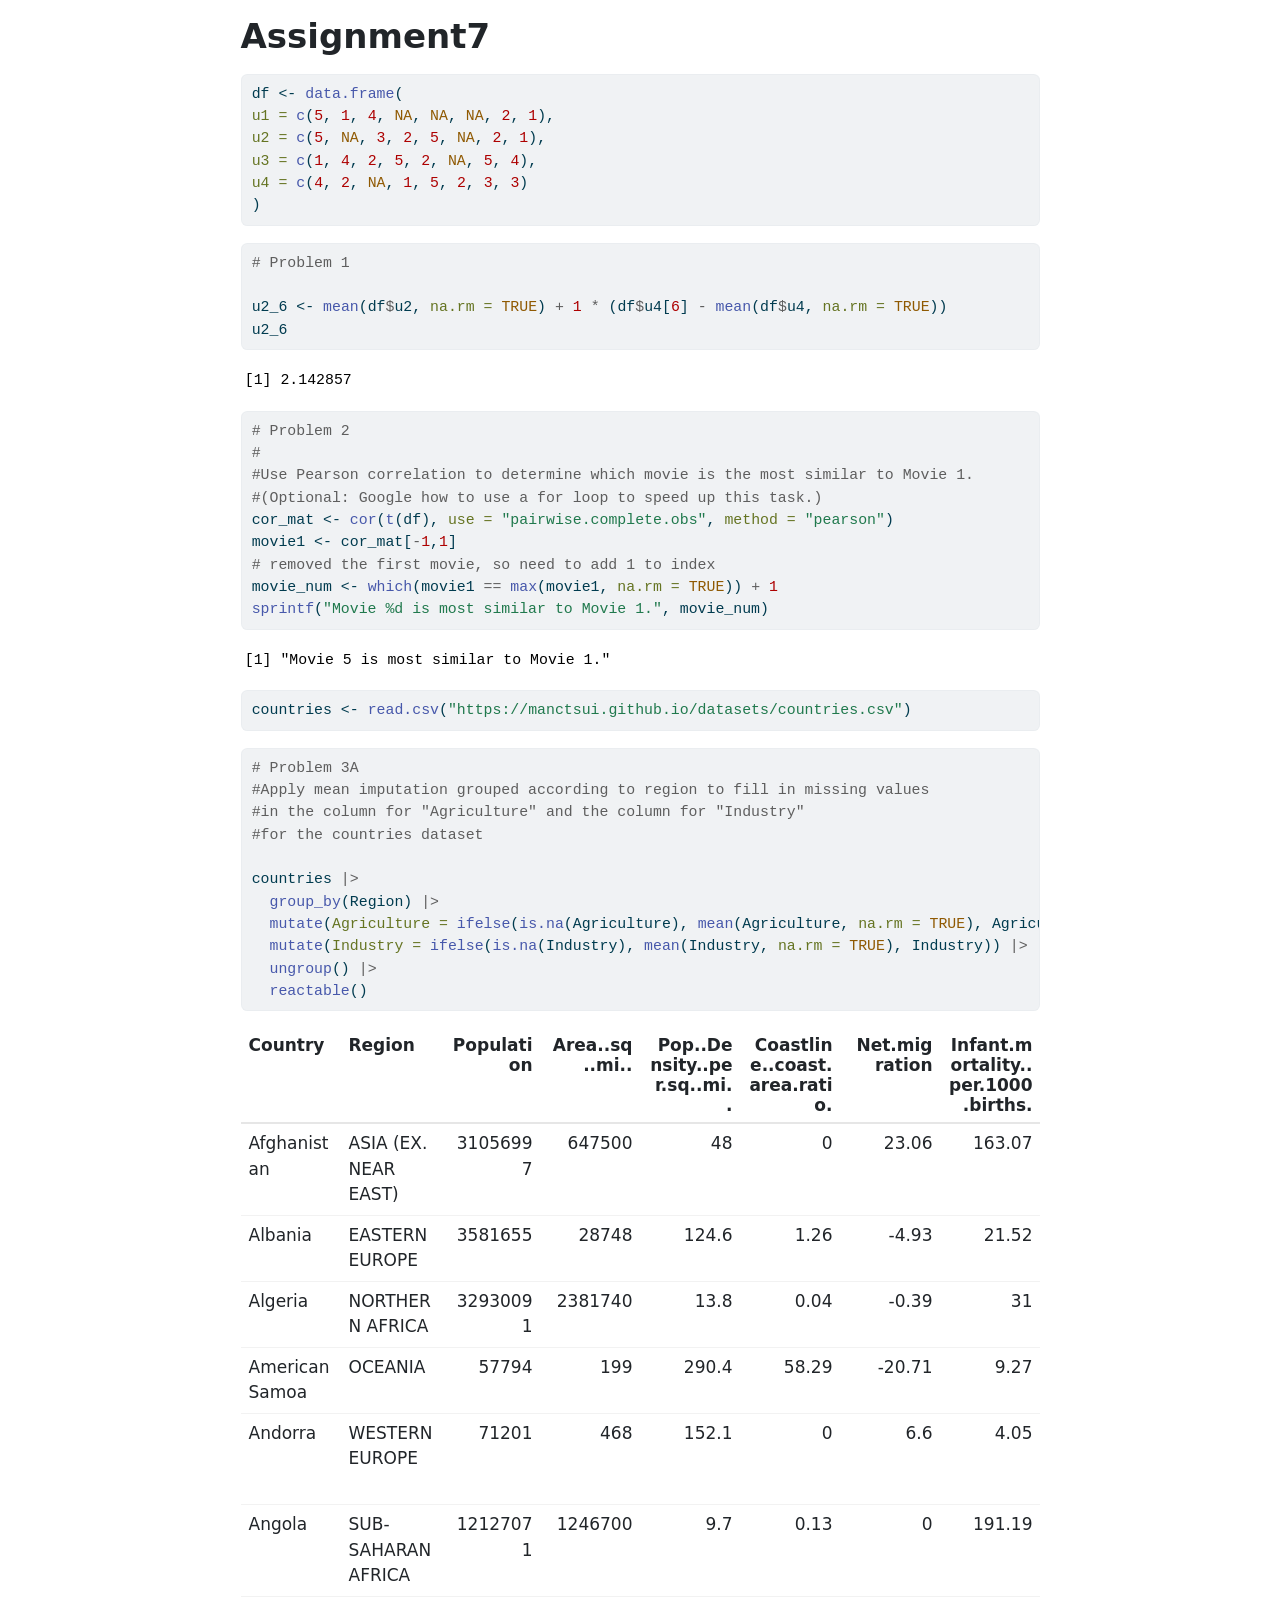
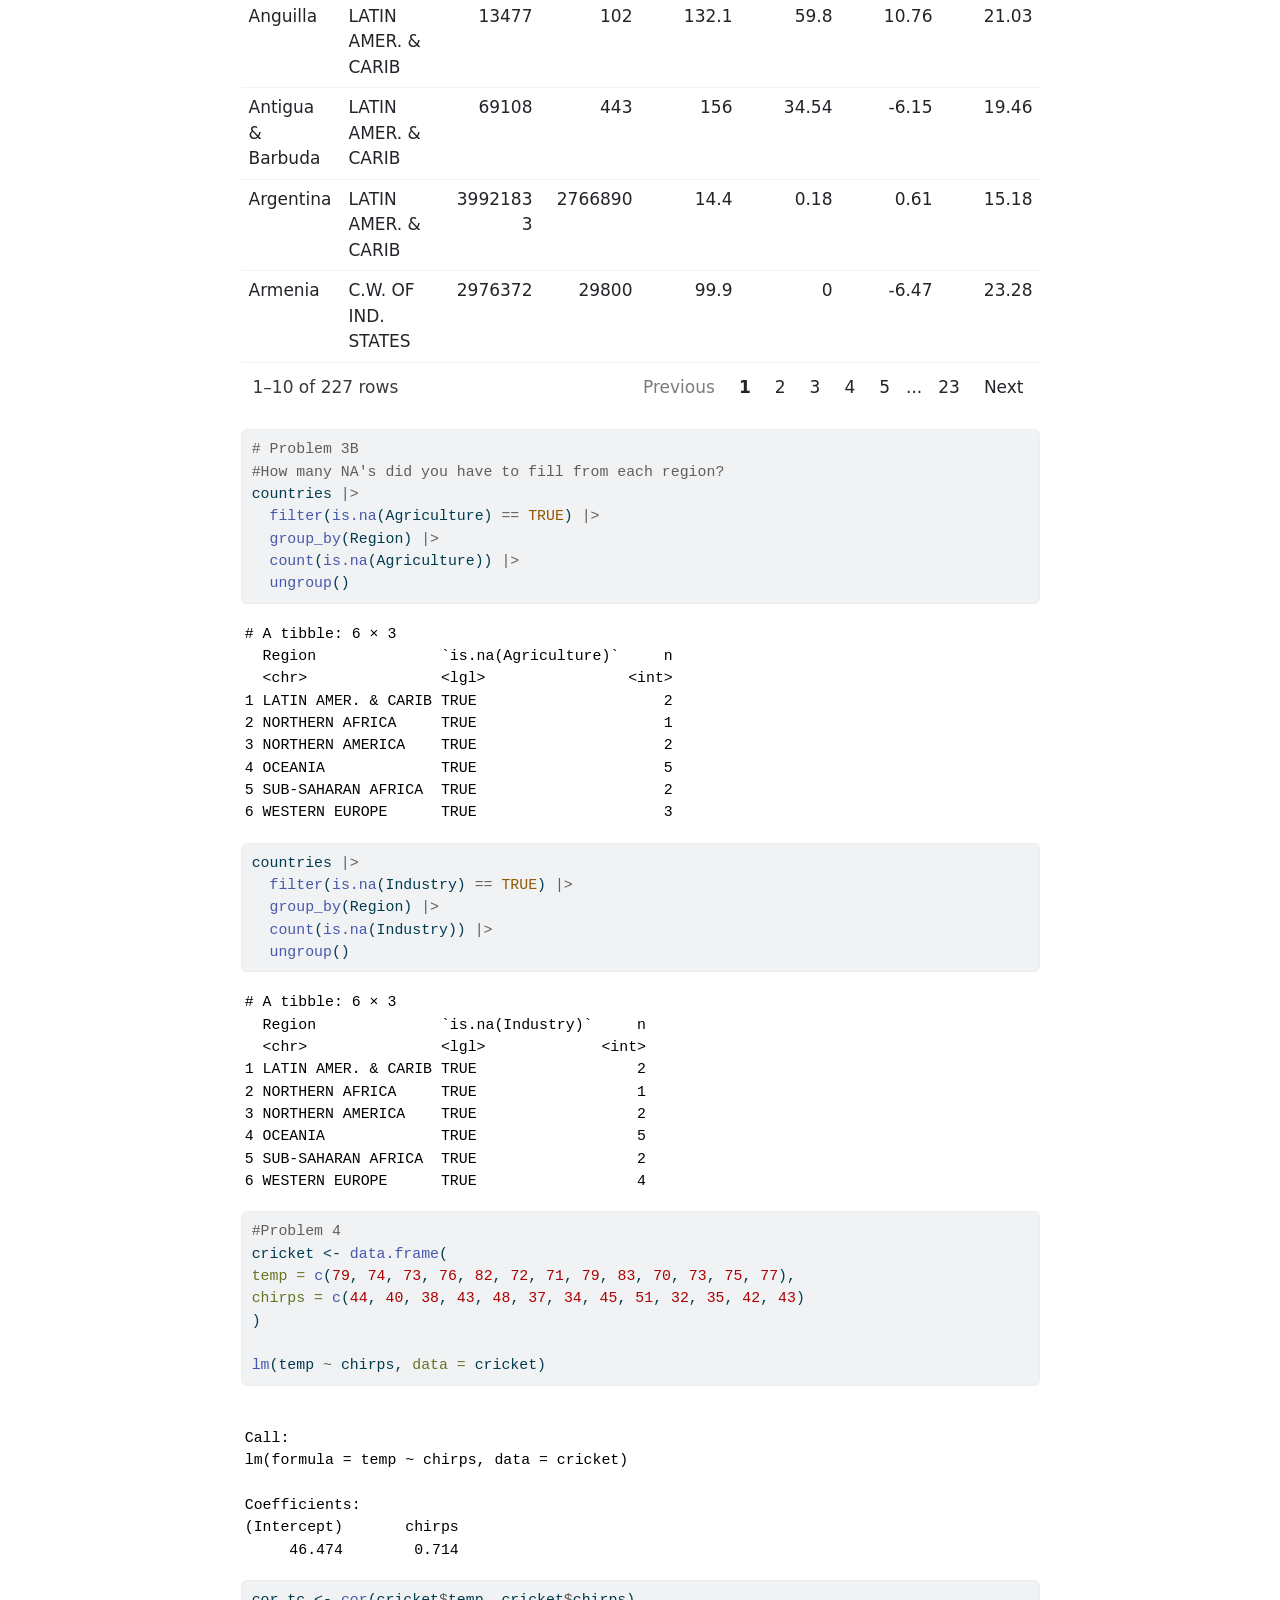
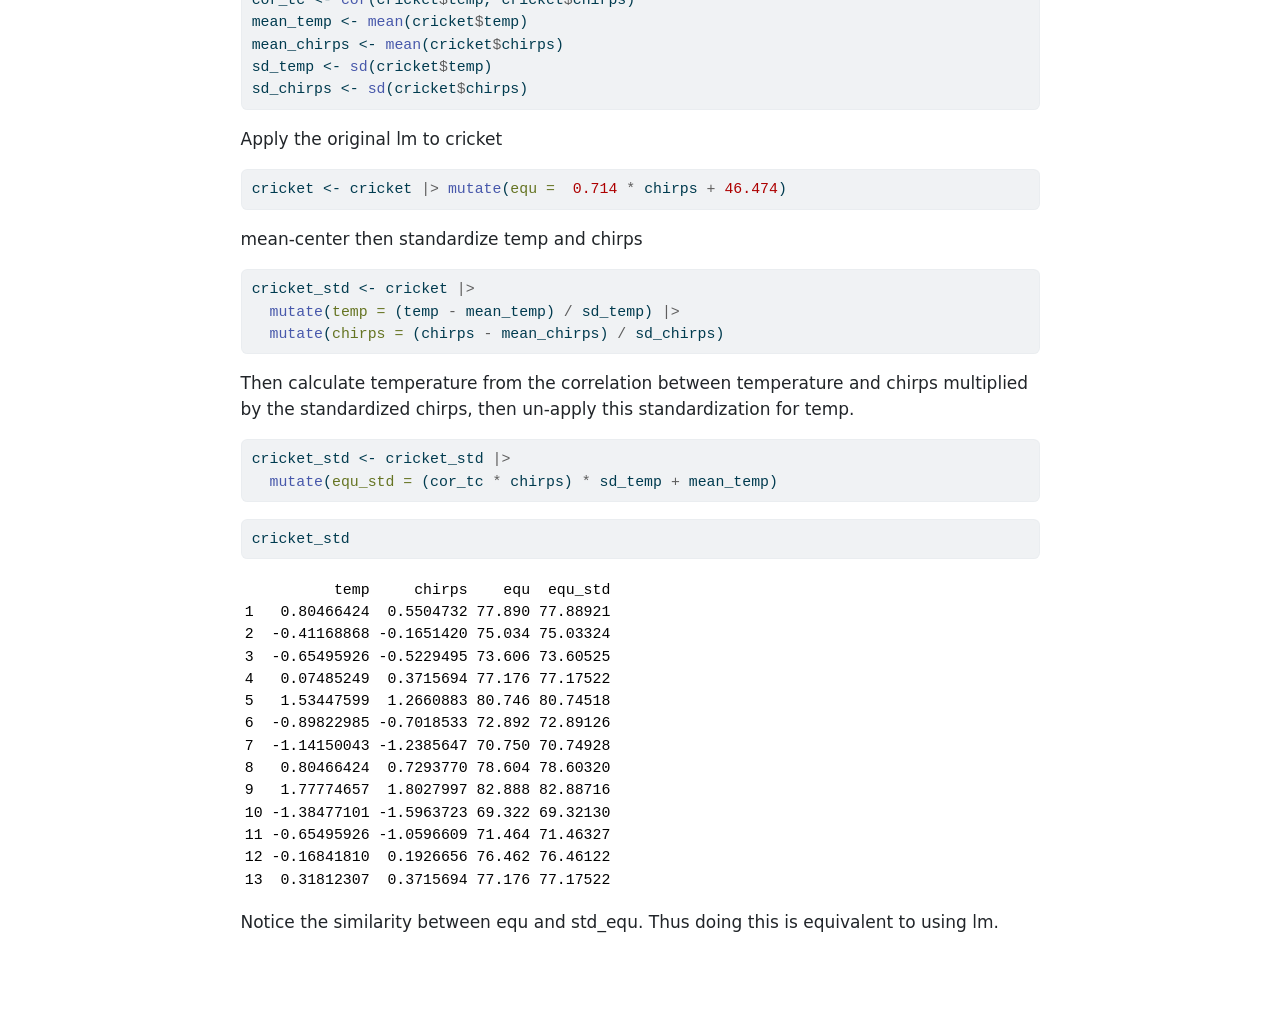
<file: Assignment7/index.html>
<!DOCTYPE html>
<html xmlns="http://www.w3.org/1999/xhtml" lang="en" xml:lang="en"><head>

<meta charset="utf-8">
<meta name="generator" content="quarto-1.10.18">

<meta name="viewport" content="width=device-width, initial-scale=1.0, user-scalable=yes">


<title>Assignment7</title>
<style>
/* Default styles provided by pandoc.
** See https://pandoc.org/MANUAL.html#variables-for-html for config info.
*/
span.smallcaps{font-variant: small-caps;}
div.columns{display: flex; gap: 1.5em;}
div.column{flex: auto;}
@media screen {
div.columns{gap: min(4vw, 1.5em);}
div.column{overflow-x: auto;}
}
div.hanging-indent{margin-left: 1.5em; text-indent: -1.5em;}
ul.task-list{list-style: none;}
ul.task-list li input[type="checkbox"] {
  width: 0.8em;
  margin: 0 0.8em 0.2em -1em; /* quarto-specific, see https://github.com/quarto-dev/quarto-cli/issues/4556 */ 
  vertical-align: middle;
}
/* CSS for syntax highlighting */
html { -webkit-text-size-adjust: 100%; }
pre > code.sourceCode { white-space: pre; position: relative; }
pre > code.sourceCode > span { display: inline-block; line-height: 1.25; }
pre > code.sourceCode > span:empty { height: 1.2em; }
.sourceCode { overflow: visible; }
code.sourceCode > span { color: inherit; text-decoration: inherit; }
div.sourceCode { margin: 1em 0; }
pre.sourceCode { margin: 0; }
@media screen {
div.sourceCode { overflow: auto; }
}
@media print {
pre > code.sourceCode { white-space: pre-wrap; }
pre > code.sourceCode > span { text-indent: -5em; padding-left: 5em; }
}
pre.numberSource code
  { counter-reset: source-line 0; }
pre.numberSource code > span
  { position: relative; left: -4em; counter-increment: source-line; }
pre.numberSource code > span > a:first-child::before
  { content: counter(source-line);
    position: relative; left: -1em; text-align: right; vertical-align: baseline;
    border: none; display: inline-block;
    -webkit-touch-callout: none; -webkit-user-select: none;
    -khtml-user-select: none; -moz-user-select: none;
    -ms-user-select: none; user-select: none;
    padding: 0 4px; width: 4em;
  }
pre.numberSource { margin-left: 3em;  padding-left: 4px; }
div.sourceCode
  {   }
@media screen {
pre > code.sourceCode > span > a:first-child::before { text-decoration: underline; }
}
</style>


<script src="Assignment7_files/libs/clipboard/clipboard.min.js"></script>
<script src="Assignment7_files/libs/quarto-html/quarto.js" type="module"></script>
<script src="Assignment7_files/libs/quarto-html/tabsets/tabsets.js" type="module"></script>
<script src="Assignment7_files/libs/quarto-html/popper.min.js"></script>
<script src="Assignment7_files/libs/quarto-html/tippy.umd.min.js"></script>
<script src="Assignment7_files/libs/quarto-html/anchor.min.js"></script>
<link href="Assignment7_files/libs/quarto-html/tippy.css" rel="stylesheet">
<link href="Assignment7_files/libs/quarto-html/quarto-syntax-highlighting-64a204ab8560d761af7679ceaba22944.css" rel="stylesheet" id="quarto-text-highlighting-styles">
<script src="Assignment7_files/libs/bootstrap/bootstrap.min.js"></script>
<link href="Assignment7_files/libs/bootstrap/bootstrap-icons.css" rel="stylesheet">
<link href="Assignment7_files/libs/bootstrap/bootstrap-3119349bcbbd53950ca25997e4a5abed.min.css" rel="stylesheet" append-hash="true" id="quarto-bootstrap" data-mode="light">
<script src="Assignment7_files/libs/core-js-2.5.3/shim.min.js"></script>
<script src="Assignment7_files/libs/react-18.2.0/react.min.js"></script>
<script src="Assignment7_files/libs/react-18.2.0/react-dom.min.js"></script>
<script src="Assignment7_files/libs/reactwidget-2.0.0/react-tools.js"></script>
<link href="Assignment7_files/libs/htmltools-fill-0.5.9/fill.css" rel="stylesheet">
<script src="Assignment7_files/libs/htmlwidgets-1.6.4/htmlwidgets.js"></script>
<link href="Assignment7_files/libs/reactable-0.4.5/reactable.css" rel="stylesheet">
<script src="Assignment7_files/libs/reactable-binding-0.4.5/reactable.js"></script>


</head>

<body class="fullcontent quarto-light">

<div id="quarto-content" class="page-columns page-rows-contents page-layout-article">

<main class="content" id="quarto-document-content">

<header id="title-block-header" class="quarto-title-block default">
<div class="quarto-title">
<h1 class="title">Assignment7</h1>
</div>



<div class="quarto-title-meta">

    
  
    
  </div>
  


</header>


<div class="cell">
<div class="code-copy-outer-scaffold"><div class="sourceCode cell-code" id="cb1"><pre class="sourceCode r code-with-copy"><code class="sourceCode r"><span id="cb1-1"><a href="#cb1-1" aria-hidden="true" tabindex="-1"></a>df <span class="ot">&lt;-</span> <span class="fu">data.frame</span>(</span>
<span id="cb1-2"><a href="#cb1-2" aria-hidden="true" tabindex="-1"></a><span class="at">u1 =</span> <span class="fu">c</span>(<span class="dv">5</span>, <span class="dv">1</span>, <span class="dv">4</span>, <span class="cn">NA</span>, <span class="cn">NA</span>, <span class="cn">NA</span>, <span class="dv">2</span>, <span class="dv">1</span>),</span>
<span id="cb1-3"><a href="#cb1-3" aria-hidden="true" tabindex="-1"></a><span class="at">u2 =</span> <span class="fu">c</span>(<span class="dv">5</span>, <span class="cn">NA</span>, <span class="dv">3</span>, <span class="dv">2</span>, <span class="dv">5</span>, <span class="cn">NA</span>, <span class="dv">2</span>, <span class="dv">1</span>),</span>
<span id="cb1-4"><a href="#cb1-4" aria-hidden="true" tabindex="-1"></a><span class="at">u3 =</span> <span class="fu">c</span>(<span class="dv">1</span>, <span class="dv">4</span>, <span class="dv">2</span>, <span class="dv">5</span>, <span class="dv">2</span>, <span class="cn">NA</span>, <span class="dv">5</span>, <span class="dv">4</span>),</span>
<span id="cb1-5"><a href="#cb1-5" aria-hidden="true" tabindex="-1"></a><span class="at">u4 =</span> <span class="fu">c</span>(<span class="dv">4</span>, <span class="dv">2</span>, <span class="cn">NA</span>, <span class="dv">1</span>, <span class="dv">5</span>, <span class="dv">2</span>, <span class="dv">3</span>, <span class="dv">3</span>)</span>
<span id="cb1-6"><a href="#cb1-6" aria-hidden="true" tabindex="-1"></a>)</span></code></pre></div><button title="Copy to Clipboard" class="code-copy-button"><i class="bi"></i></button></div>
</div>
<div class="cell">
<div class="code-copy-outer-scaffold"><div class="sourceCode cell-code" id="cb2"><pre class="sourceCode r code-with-copy"><code class="sourceCode r"><span id="cb2-1"><a href="#cb2-1" aria-hidden="true" tabindex="-1"></a><span class="co"># Problem 1</span></span>
<span id="cb2-2"><a href="#cb2-2" aria-hidden="true" tabindex="-1"></a></span>
<span id="cb2-3"><a href="#cb2-3" aria-hidden="true" tabindex="-1"></a>u2_6 <span class="ot">&lt;-</span> <span class="fu">mean</span>(df<span class="sc">$</span>u2, <span class="at">na.rm =</span> <span class="cn">TRUE</span>) <span class="sc">+</span> <span class="dv">1</span> <span class="sc">*</span> (df<span class="sc">$</span>u4[<span class="dv">6</span>] <span class="sc">-</span> <span class="fu">mean</span>(df<span class="sc">$</span>u4, <span class="at">na.rm =</span> <span class="cn">TRUE</span>))</span>
<span id="cb2-4"><a href="#cb2-4" aria-hidden="true" tabindex="-1"></a>u2_6</span></code></pre></div><button title="Copy to Clipboard" class="code-copy-button"><i class="bi"></i></button></div>
<div class="cell-output cell-output-stdout">
<pre><code>[1] 2.142857</code></pre>
</div>
</div>
<div class="cell">
<div class="code-copy-outer-scaffold"><div class="sourceCode cell-code" id="cb4"><pre class="sourceCode r code-with-copy"><code class="sourceCode r"><span id="cb4-1"><a href="#cb4-1" aria-hidden="true" tabindex="-1"></a><span class="co"># Problem 2</span></span>
<span id="cb4-2"><a href="#cb4-2" aria-hidden="true" tabindex="-1"></a><span class="co">#</span></span>
<span id="cb4-3"><a href="#cb4-3" aria-hidden="true" tabindex="-1"></a><span class="co">#Use Pearson correlation to determine which movie is the most similar to Movie 1.</span></span>
<span id="cb4-4"><a href="#cb4-4" aria-hidden="true" tabindex="-1"></a><span class="co">#(Optional: Google how to use a for loop to speed up this task.)</span></span>
<span id="cb4-5"><a href="#cb4-5" aria-hidden="true" tabindex="-1"></a>cor_mat <span class="ot">&lt;-</span> <span class="fu">cor</span>(<span class="fu">t</span>(df), <span class="at">use =</span> <span class="st">"pairwise.complete.obs"</span>, <span class="at">method =</span> <span class="st">"pearson"</span>)</span>
<span id="cb4-6"><a href="#cb4-6" aria-hidden="true" tabindex="-1"></a>movie1 <span class="ot">&lt;-</span> cor_mat[<span class="sc">-</span><span class="dv">1</span>,<span class="dv">1</span>]</span>
<span id="cb4-7"><a href="#cb4-7" aria-hidden="true" tabindex="-1"></a><span class="co"># removed the first movie, so need to add 1 to index</span></span>
<span id="cb4-8"><a href="#cb4-8" aria-hidden="true" tabindex="-1"></a>movie_num <span class="ot">&lt;-</span> <span class="fu">which</span>(movie1 <span class="sc">==</span> <span class="fu">max</span>(movie1, <span class="at">na.rm =</span> <span class="cn">TRUE</span>)) <span class="sc">+</span> <span class="dv">1</span></span>
<span id="cb4-9"><a href="#cb4-9" aria-hidden="true" tabindex="-1"></a><span class="fu">sprintf</span>(<span class="st">"Movie %d is most similar to Movie 1."</span>, movie_num)</span></code></pre></div><button title="Copy to Clipboard" class="code-copy-button"><i class="bi"></i></button></div>
<div class="cell-output cell-output-stdout">
<pre><code>[1] "Movie 5 is most similar to Movie 1."</code></pre>
</div>
</div>
<div class="cell">
<div class="code-copy-outer-scaffold"><div class="sourceCode cell-code" id="cb6"><pre class="sourceCode r code-with-copy"><code class="sourceCode r"><span id="cb6-1"><a href="#cb6-1" aria-hidden="true" tabindex="-1"></a>countries <span class="ot">&lt;-</span> <span class="fu">read.csv</span>(<span class="st">"https://manctsui.github.io/datasets/countries.csv"</span>)</span></code></pre></div><button title="Copy to Clipboard" class="code-copy-button"><i class="bi"></i></button></div>
</div>
<div class="cell">
<div class="code-copy-outer-scaffold"><div class="sourceCode cell-code" id="cb7"><pre class="sourceCode r code-with-copy"><code class="sourceCode r"><span id="cb7-1"><a href="#cb7-1" aria-hidden="true" tabindex="-1"></a><span class="co"># Problem 3A</span></span>
<span id="cb7-2"><a href="#cb7-2" aria-hidden="true" tabindex="-1"></a><span class="co">#Apply mean imputation grouped according to region to fill in missing values</span></span>
<span id="cb7-3"><a href="#cb7-3" aria-hidden="true" tabindex="-1"></a><span class="co">#in the column for "Agriculture" and the column for "Industry"</span></span>
<span id="cb7-4"><a href="#cb7-4" aria-hidden="true" tabindex="-1"></a><span class="co">#for the countries dataset</span></span>
<span id="cb7-5"><a href="#cb7-5" aria-hidden="true" tabindex="-1"></a></span>
<span id="cb7-6"><a href="#cb7-6" aria-hidden="true" tabindex="-1"></a>countries <span class="sc">|&gt;</span></span>
<span id="cb7-7"><a href="#cb7-7" aria-hidden="true" tabindex="-1"></a>  <span class="fu">group_by</span>(Region) <span class="sc">|&gt;</span> </span>
<span id="cb7-8"><a href="#cb7-8" aria-hidden="true" tabindex="-1"></a>  <span class="fu">mutate</span>(<span class="at">Agriculture =</span> <span class="fu">ifelse</span>(<span class="fu">is.na</span>(Agriculture), <span class="fu">mean</span>(Agriculture, <span class="at">na.rm =</span> <span class="cn">TRUE</span>), Agriculture)) <span class="sc">|&gt;</span></span>
<span id="cb7-9"><a href="#cb7-9" aria-hidden="true" tabindex="-1"></a>  <span class="fu">mutate</span>(<span class="at">Industry =</span> <span class="fu">ifelse</span>(<span class="fu">is.na</span>(Industry), <span class="fu">mean</span>(Industry, <span class="at">na.rm =</span> <span class="cn">TRUE</span>), Industry)) <span class="sc">|&gt;</span></span>
<span id="cb7-10"><a href="#cb7-10" aria-hidden="true" tabindex="-1"></a>  <span class="fu">ungroup</span>() <span class="sc">|&gt;</span></span>
<span id="cb7-11"><a href="#cb7-11" aria-hidden="true" tabindex="-1"></a>  <span class="fu">reactable</span>()</span></code></pre></div><button title="Copy to Clipboard" class="code-copy-button"><i class="bi"></i></button></div>
<div class="cell-output-display">
<div class="reactable html-widget html-fill-item" id="htmlwidget-2a0205141a806bfeaa24" style="width:auto;height:auto;"></div>
<script type="application/json" data-for="htmlwidget-2a0205141a806bfeaa24">{"x":{"tag":{"name":"Reactable","attribs":{"data":{"Country":["Afghanistan","Albania","Algeria","American Samoa","Andorra","Angola","Anguilla","Antigua & Barbuda","Argentina","Armenia","Aruba","Australia","Austria","Azerbaijan","Bahamas, The ","Bahrain","Bangladesh","Barbados","Belarus","Belgium","Belize","Benin","Bermuda","Bhutan","Bolivia","Bosnia & Herzegovina","Botswana","Brazil","British Virgin Is.","Brunei","Bulgaria","Burkina Faso","Burma","Burundi","Cambodia","Cameroon","Canada","Cape Verde","Cayman Islands","Central African Rep.","Chad","Chile","China","Colombia","Comoros","Congo, Dem. Rep. ","Congo, Repub. of the ","Cook Islands","Costa Rica","Cote d'Ivoire","Croatia","Cuba","Cyprus","Czech Republic","Denmark","Djibouti","Dominica","Dominican Republic","East Timor","Ecuador","Egypt","El Salvador","Equatorial Guinea","Eritrea","Estonia","Ethiopia","Faroe Islands","Fiji","Finland","France","French Guiana","French Polynesia","Gabon","Gambia, The ","Gaza Strip","Georgia","Germany","Ghana","Gibraltar","Greece","Greenland","Grenada","Guadeloupe","Guam","Guatemala","Guernsey","Guinea","Guinea-Bissau","Guyana","Haiti","Honduras","Hong Kong","Hungary","Iceland","India","Indonesia","Iran","Iraq","Ireland","Isle of Man","Israel","Italy","Jamaica","Japan","Jersey","Jordan","Kazakhstan","Kenya","Kiribati","Korea, North ","Korea, South ","Kuwait","Kyrgyzstan","Laos","Latvia","Lebanon","Lesotho","Liberia","Libya","Liechtenstein","Lithuania","Luxembourg","Macau","Macedonia","Madagascar","Malawi","Malaysia","Maldives","Mali","Malta","Marshall Islands","Martinique","Mauritania","Mauritius","Mayotte","Mexico","Micronesia, Fed. St. ","Moldova","Monaco","Mongolia","Montserrat","Morocco","Mozambique","Namibia","Nauru","Nepal","Netherlands","Netherlands Antilles","New Caledonia","New Zealand","Nicaragua","Niger","Nigeria","N. Mariana Islands","Norway","Oman","Pakistan","Palau","Panama","Papua New Guinea","Paraguay","Peru","Philippines","Poland","Portugal","Puerto Rico","Qatar","Reunion","Romania","Russia","Rwanda","Saint Helena","Saint Kitts & Nevis","Saint Lucia","St Pierre & Miquelon","Saint Vincent and the Grenadines","Samoa","San Marino","Sao Tome & Principe","Saudi Arabia","Senegal","Serbia","Seychelles","Sierra Leone","Singapore","Slovakia","Slovenia","Solomon Islands","Somalia","South Africa","Spain","Sri Lanka","Sudan","Suriname","Swaziland","Sweden","Switzerland","Syria","Taiwan","Tajikistan","Tanzania","Thailand","Togo","Tonga","Trinidad & Tobago","Tunisia","Turkey","Turkmenistan","Turks & Caicos Is","Tuvalu","Uganda","Ukraine","United Arab Emirates","United Kingdom","United States","Uruguay","Uzbekistan","Vanuatu","Venezuela","Vietnam","Virgin Islands","Wallis and Futuna","West Bank","Western Sahara","Yemen","Zambia","Zimbabwe"],"Region":["ASIA (EX. NEAR EAST)","EASTERN EUROPE","NORTHERN AFRICA","OCEANIA","WESTERN EUROPE","SUB-SAHARAN AFRICA","LATIN AMER. & CARIB","LATIN AMER. & CARIB","LATIN AMER. & CARIB","C.W. OF IND. STATES","LATIN AMER. & CARIB","OCEANIA","WESTERN EUROPE","C.W. OF IND. STATES","LATIN AMER. & CARIB","NEAR EAST","ASIA (EX. NEAR EAST)","LATIN AMER. & CARIB","C.W. OF IND. STATES","WESTERN EUROPE","LATIN AMER. & CARIB","SUB-SAHARAN AFRICA","NORTHERN AMERICA","ASIA (EX. NEAR EAST)","LATIN AMER. & CARIB","EASTERN EUROPE","SUB-SAHARAN AFRICA","LATIN AMER. & CARIB","LATIN AMER. & CARIB","ASIA (EX. NEAR EAST)","EASTERN EUROPE","SUB-SAHARAN AFRICA","ASIA (EX. NEAR EAST)","SUB-SAHARAN AFRICA","ASIA (EX. NEAR EAST)","SUB-SAHARAN AFRICA","NORTHERN AMERICA","SUB-SAHARAN AFRICA","LATIN AMER. & CARIB","SUB-SAHARAN AFRICA","SUB-SAHARAN AFRICA","LATIN AMER. & CARIB","ASIA (EX. NEAR EAST)","LATIN AMER. & CARIB","SUB-SAHARAN AFRICA","SUB-SAHARAN AFRICA","SUB-SAHARAN AFRICA","OCEANIA","LATIN AMER. & CARIB","SUB-SAHARAN AFRICA","EASTERN EUROPE","LATIN AMER. & CARIB","NEAR EAST","EASTERN EUROPE","WESTERN EUROPE","SUB-SAHARAN AFRICA","LATIN AMER. & CARIB","LATIN AMER. & CARIB","ASIA (EX. NEAR EAST)","LATIN AMER. & CARIB","NORTHERN AFRICA","LATIN AMER. & CARIB","SUB-SAHARAN AFRICA","SUB-SAHARAN AFRICA","BALTICS","SUB-SAHARAN AFRICA","WESTERN EUROPE","OCEANIA","WESTERN EUROPE","WESTERN EUROPE","LATIN AMER. & CARIB","OCEANIA","SUB-SAHARAN AFRICA","SUB-SAHARAN AFRICA","NEAR EAST","C.W. OF IND. STATES","WESTERN EUROPE","SUB-SAHARAN AFRICA","WESTERN EUROPE","WESTERN EUROPE","NORTHERN AMERICA","LATIN AMER. & CARIB","LATIN AMER. & CARIB","OCEANIA","LATIN AMER. & CARIB","WESTERN EUROPE","SUB-SAHARAN AFRICA","SUB-SAHARAN AFRICA","LATIN AMER. & CARIB","LATIN AMER. & CARIB","LATIN AMER. & CARIB","ASIA (EX. NEAR EAST)","EASTERN EUROPE","WESTERN EUROPE","ASIA (EX. NEAR EAST)","ASIA (EX. NEAR EAST)","ASIA (EX. NEAR EAST)","NEAR EAST","WESTERN EUROPE","WESTERN EUROPE","NEAR EAST","WESTERN EUROPE","LATIN AMER. & CARIB","ASIA (EX. NEAR EAST)","WESTERN EUROPE","NEAR EAST","C.W. OF IND. STATES","SUB-SAHARAN AFRICA","OCEANIA","ASIA (EX. NEAR EAST)","ASIA (EX. NEAR EAST)","NEAR EAST","C.W. OF IND. STATES","ASIA (EX. NEAR EAST)","BALTICS","NEAR EAST","SUB-SAHARAN AFRICA","SUB-SAHARAN AFRICA","NORTHERN AFRICA","WESTERN EUROPE","BALTICS","WESTERN EUROPE","ASIA (EX. NEAR EAST)","EASTERN EUROPE","SUB-SAHARAN AFRICA","SUB-SAHARAN AFRICA","ASIA (EX. NEAR EAST)","ASIA (EX. NEAR EAST)","SUB-SAHARAN AFRICA","WESTERN EUROPE","OCEANIA","LATIN AMER. & CARIB","SUB-SAHARAN AFRICA","SUB-SAHARAN AFRICA","SUB-SAHARAN AFRICA","LATIN AMER. & CARIB","OCEANIA","C.W. OF IND. STATES","WESTERN EUROPE","ASIA (EX. NEAR EAST)","LATIN AMER. & CARIB","NORTHERN AFRICA","SUB-SAHARAN AFRICA","SUB-SAHARAN AFRICA","OCEANIA","ASIA (EX. NEAR EAST)","WESTERN EUROPE","LATIN AMER. & CARIB","OCEANIA","OCEANIA","LATIN AMER. & CARIB","SUB-SAHARAN AFRICA","SUB-SAHARAN AFRICA","OCEANIA","WESTERN EUROPE","NEAR EAST","ASIA (EX. NEAR EAST)","OCEANIA","LATIN AMER. & CARIB","OCEANIA","LATIN AMER. & CARIB","LATIN AMER. & CARIB","ASIA (EX. NEAR EAST)","EASTERN EUROPE","WESTERN EUROPE","LATIN AMER. & CARIB","NEAR EAST","SUB-SAHARAN AFRICA","EASTERN EUROPE","C.W. OF IND. STATES","SUB-SAHARAN AFRICA","SUB-SAHARAN AFRICA","LATIN AMER. & CARIB","LATIN AMER. & CARIB","NORTHERN AMERICA","LATIN AMER. & CARIB","OCEANIA","WESTERN EUROPE","SUB-SAHARAN AFRICA","NEAR EAST","SUB-SAHARAN AFRICA","EASTERN EUROPE","SUB-SAHARAN AFRICA","SUB-SAHARAN AFRICA","ASIA (EX. NEAR EAST)","EASTERN EUROPE","EASTERN EUROPE","OCEANIA","SUB-SAHARAN AFRICA","SUB-SAHARAN AFRICA","WESTERN EUROPE","ASIA (EX. NEAR EAST)","SUB-SAHARAN AFRICA","LATIN AMER. & CARIB","SUB-SAHARAN AFRICA","WESTERN EUROPE","WESTERN EUROPE","NEAR EAST","ASIA (EX. NEAR EAST)","C.W. OF IND. STATES","SUB-SAHARAN AFRICA","ASIA (EX. NEAR EAST)","SUB-SAHARAN AFRICA","OCEANIA","LATIN AMER. & CARIB","NORTHERN AFRICA","NEAR EAST","C.W. OF IND. STATES","LATIN AMER. & CARIB","OCEANIA","SUB-SAHARAN AFRICA","C.W. OF IND. STATES","NEAR EAST","WESTERN EUROPE","NORTHERN AMERICA","LATIN AMER. & CARIB","C.W. OF IND. STATES","OCEANIA","LATIN AMER. & CARIB","ASIA (EX. NEAR EAST)","LATIN AMER. & CARIB","OCEANIA","NEAR EAST","NORTHERN AFRICA","NEAR EAST","SUB-SAHARAN AFRICA","SUB-SAHARAN AFRICA"],"Population":[31056997,3581655,32930091,57794,71201,12127071,13477,69108,39921833,2976372,71891,20264082,8192880,7961619,303770,698585,147365352,279912,10293011,10379067,287730,7862944,65773,2279723,8989046,4498976,1639833,188078227,23098,379444,7385367,13902972,47382633,8090068,13881427,17340702,33098932,420979,45436,4303356,9944201,16134219,1313973713,43593035,690948,62660551,3702314,21388,4075261,17654843,4494749,11382820,784301,10235455,5450661,486530,68910,9183984,1062777,13547510,78887007,6822378,540109,4786994,1324333,74777981,47246,905949,5231372,60876136,199509,274578,1424906,1641564,1428757,4661473,82422299,22409572,27928,10688058,56361,89703,452776,171019,12293545,65409,9690222,1442029,767245,8308504,7326496,6940432,9981334,299388,1095351995,245452739,68688433,26783383,4062235,75441,6352117,58133509,2758124,127463611,91084,5906760,15233244,34707817,105432,23113019,48846823,2418393,5213898,6368481,2274735,3874050,2022331,3042004,5900754,33987,3585906,474413,453125,2050554,18595469,13013926,24385858,359008,11716829,400214,60422,436131,3177388,1240827,201234,107449525,108004,4466706,32543,2832224,9439,33241259,19686505,2044147,13287,28287147,16491461,221736,219246,4076140,5570129,12525094,131859731,82459,4610820,3102229,165803560,20579,3191319,5670544,6506464,28302603,89468677,38536869,10605870,3927188,885359,787584,22303552,142893540,8648248,7502,39129,168458,7026,117848,176908,29251,193413,27019731,11987121,9396411,81541,6005250,4492150,5439448,2010347,552438,8863338,44187637,40397842,20222240,41236378,439117,1136334,9016596,7523934,18881361,23036087,7320815,37445392,64631595,5548702,114689,1065842,10175014,70413958,5042920,21152,11810,28195754,46710816,2602713,60609153,298444215,3431932,27307134,208869,25730435,84402966,108605,16025,2460492,273008,21456188,11502010,12236805],"Area..sq..mi..":[647500,28748,2381740,199,468,1246700,102,443,2766890,29800,193,7686850,83870,86600,13940,665,144000,431,207600,30528,22966,112620,53,47000,1098580,51129,600370,8511965,153,5770,110910,274200,678500,27830,181040,475440,9984670,4033,262,622984,1284000,756950,9596960,1138910,2170,2345410,342000,240,51100,322460,56542,110860,9250,78866,43094,23000,754,48730,15007,283560,1001450,21040,28051,121320,45226,1127127,1399,18270,338145,547030,91000,4167,267667,11300,360,69700,357021,239460,7,131940,2166086,344,1780,541,108890,78,245857,36120,214970,27750,112090,1092,93030,103000,3287590,1919440,1648000,437072,70280,572,20770,301230,10991,377835,116,92300,2717300,582650,811,120540,98480,17820,198500,236800,64589,10400,30355,111370,1759540,160,65200,2586,28,25333,587040,118480,329750,300,1240000,316,11854,1100,1030700,2040,374,1972550,702,33843,2,1564116,102,446550,801590,825418,21,147181,41526,960,19060,268680,129494,1267000,923768,477,323802,212460,803940,458,78200,462840,406750,1285220,300000,312685,92391,13790,11437,2517,237500,17075200,26338,413,261,616,242,389,2944,61,1001,1960582,196190,88361,455,71740,693,48845,20273,28450,637657,1219912,504782,65610,2505810,163270,17363,449964,41290,185180,35980,143100,945087,514000,56785,748,5128,163610,780580,488100,430,26,236040,603700,82880,244820,9631420,176220,447400,12200,912050,329560,1910,274,5860,266000,527970,752614,390580],"Pop..Density..per.sq..mi..":[48,124.6,13.8,290.4,152.1,9.7,132.1,156,14.4,99.9,372.5,2.6,97.7,91.9,21.8,1050.5,1023.4,649.5,49.6,340,12.5,69.8,1241,48.5,8.2,88,2.7,22.1,151,65.8,66.6,50.7,69.8,290.7,76.7,36.5,3.3,104.4,173.4,6.9,7.7,21.3,136.9,38.3,318.4,26.7,10.8,89.1,79.8,54.8,79.5,102.7,84.8,129.8,126.5,21.2,91.4,188.5,70.8,47.8,78.8,324.3,19.3,39.5,29.3,66.3,33.8,49.6,15.5,111.3,2.2,65.9,5.3,145.3,3968.8,66.9,230.9,93.6,3989.7,81,0,260.8,254.4,316.1,112.9,838.6,39.4,39.9,3.6,299.4,65.4,6355.7,107.3,2.9,333.2,127.9,41.7,61.3,57.8,131.9,305.8,193,250.9,337.4,785.2,64,5.6,59.6,130,191.8,496,135.7,26.3,26.9,35.2,372.5,66.6,27.3,3.4,212.4,55,183.5,16183,80.9,31.7,109.8,74,1196.7,9.5,1266.5,5.1,396.5,3.1,608.3,538.1,54.5,153.9,132,16271.5,1.8,92.5,74.4,24.6,2.5,632.7,192.2,397.1,231,11.5,15.2,43,9.9,142.7,172.9,14.2,14.6,206.2,44.9,40.8,12.3,16,22,298.2,123.3,114.8,284.8,77.4,312.9,93.9,8.4,328.4,18.2,149.9,273.5,29,303,60.1,479.5,193.2,13.8,61.1,106.3,179.2,83.7,6482.2,111.4,99.2,19.4,13.9,36.2,80,308.2,16.5,2.7,65.5,20,182.2,102,640.3,51.2,39.6,125.7,97.7,153.3,207.9,62.2,90.2,10.3,49.2,454.2,119.5,77.4,31.4,247.6,31,19.5,61,17.1,28.2,256.1,56.9,58.5,419.9,1,40.6,15.3,31.3],"Coastline..coast.area.ratio.":[0,1.26,0.04,58.29,0,0.13,59.8,34.54,0.18,0,35.49,0.34,0,0,25.41,24.21,0.4,22.51,0,0.22,1.68,0.11,194.34,0,0,0.04,0,0.09,52.29,2.79,0.32,0,0.28,0,0.24,0.08,2.02,23.93,61.07,0,0,0.85,0.15,0.28,15.67,0,0.05,50,2.52,0.16,10.32,3.37,7.01,0,16.97,1.37,19.63,2.64,4.7,0.79,0.24,1.46,1.06,1.84,8.39,0,79.84,6.18,0.37,0.63,0.42,60.6,0.33,0.71,11.11,0.44,0.67,0.23,171.43,10.37,2.04,35.17,17.19,23.2,0.37,64.1,0.13,0.97,0.21,6.38,0.73,67.12,0,4.83,0.21,2.85,0.15,0.01,2.06,27.97,1.31,2.52,9.3,7.87,60.34,0.03,0,0.09,140.94,2.07,2.45,2.8,0,0,0.82,2.16,0,0.52,0.1,0,0.14,0,146.43,0,0.82,0,1.42,214.67,0,62.28,3.12,31.82,0.07,8.68,49.52,0.47,870.66,0,205,0,39.22,0.41,0.31,0.19,142.86,0,1.09,37.92,11.83,5.63,0.7,0,0.09,310.69,7.77,0.98,0.13,331.66,3.18,1.11,0,0.19,12.1,0.16,1.94,3.63,4.92,8.22,0.09,0.22,0,14.53,51.72,25.65,49.59,21.59,13.69,0,20.88,0.13,0.27,0,107.91,0.56,27.85,0,0.23,18.67,0.47,0.23,0.98,2.04,0.03,0.24,0,0.72,0,0.1,4.35,0,0.15,0.63,0.1,56.02,7.06,0.7,0.92,0,90.47,92.31,0,0.46,1.59,5.08,0.21,0.37,0,20.72,0.31,1.05,9.84,47.08,0,0.42,0.36,0,0],"Net.migration":[23.06,-4.93,-0.39,-20.71,6.6,0,10.76,-6.15,0.61,-6.47,0,3.98,2,-4.9,-2.2,1.05,-0.71,-0.31,2.54,1.23,0,0,2.49,0,-1.32,0.31,0,-0.03,10.01,3.59,-4.58,0,-1.8,-0.06,0,0,5.96,-12.07,18.75,0,-0.11,0,-0.4,-0.31,0,0,-0.17,"NA",0.51,-0.07,1.58,-1.58,0.43,0.97,2.48,0,-13.87,-3.22,0,-8.58,-0.22,-3.74,0,0,-3.16,0,1.41,-3.14,0.95,0.66,6.27,2.94,0,1.57,1.6,-4.7,2.18,-0.64,0,2.35,-8.37,-13.92,-0.15,0,-1.67,3.84,-3.06,-1.57,-2.07,-3.4,-1.99,5.24,0.86,2.38,-0.07,0,-0.84,0,4.99,5.36,0.68,2.07,-4.92,0,2.76,6.59,-3.35,-0.1,0,0,0,14.18,-2.45,0,-2.23,0,-0.74,0,0,4.85,-0.71,8.97,4.86,-1.45,0,0,0,0,-0.33,2.07,-6.04,-0.05,0,-0.9,6.78,-4.87,-20.99,-0.26,7.75,0,0,-0.98,0,0,0,0,2.91,-0.41,0,4.05,-1.22,-0.67,0.26,9.61,1.74,0.28,-2.77,2.85,-0.91,0,-0.08,-1.05,-1.5,-0.49,3.57,-1.46,16.29,0,-0.13,1.02,0,0,-7.11,-2.67,-4.86,-7.64,-11.7,10.98,-2.72,-2.71,0.2,-1.33,-5.69,0,11.53,0.3,1.12,0,5.37,-0.29,0.99,-1.31,-0.02,-8.81,0,1.67,4.05,0,0,-2.86,-2.06,0,0,0,-10.83,-0.57,0,-0.86,11.68,0,0,-0.39,1.03,2.19,3.41,-0.32,-1.72,0,-0.04,-0.45,-8.94,"NA",2.98,"NA",0,0,0],"Infant.mortality..per.1000.births.":[163.07,21.52,31,9.27,4.05,191.19,21.03,19.46,15.18,23.28,5.89,4.69,4.66,81.74,25.21,17.27,62.6,12.5,13.37,4.68,25.69,85,8.53,100.44,53.11,21.05,54.58,29.61,18.05,12.61,20.55,97.57,67.24,69.29,71.48,68.26,4.75,47.77,8.19,91,93.82,8.8,24.18,20.97,74.93,94.69,93.86,"NA",9.95,90.83,6.84,6.33,7.18,3.93,4.56,104.13,14.15,32.38,47.41,23.66,32.59,25.1,85.13,74.87,7.87,95.32,6.24,12.62,3.57,4.26,12.07,8.44,53.64,72.02,22.93,18.59,4.16,51.43,5.13,5.53,15.82,14.62,8.6,6.94,35.93,4.71,90.37,107.17,33.26,73.45,29.32,2.97,8.57,3.31,56.29,35.6,41.58,50.25,5.39,5.93,7.03,5.94,12.36,3.26,5.24,17.35,29.21,61.47,48.52,24.04,7.05,9.95,35.64,85.22,9.55,24.52,84.23,128.87,24.6,4.7,6.89,4.81,4.39,10.09,76.83,103.32,17.7,56.52,116.79,3.89,29.45,7.09,70.89,15.03,62.4,20.91,30.21,40.42,5.43,53.79,7.35,41.62,130.79,48.98,9.95,66.98,5.04,10.03,7.72,5.85,29.11,121.69,98.8,7.11,3.7,19.51,72.44,14.84,20.47,51.45,25.63,31.94,23.51,8.51,5.05,8.24,18.61,7.78,26.43,15.39,91.23,19,14.49,13.53,7.54,14.78,27.71,5.73,43.11,13.24,55.51,12.89,15.53,143.64,2.29,7.41,4.45,21.29,116.7,61.81,4.42,14.35,62.5,23.57,69.27,2.77,4.39,29.53,6.4,110.76,98.54,20.48,66.61,12.62,24.31,24.77,41.04,73.08,15.67,20.03,67.83,20.34,14.51,5.16,6.5,11.95,71.1,55.16,22.2,25.95,8.03,"NA",19.62,"NA",61.5,88.29,67.69],"GDP....per.capita.":[700,4500,6000,8000,19000,1900,8600,11000,11200,3500,28000,29000,30000,3400,16700,16900,1900,15700,6100,29100,4900,1100,36000,1300,2400,6100,9000,7600,16000,18600,7600,1100,1800,600,1900,1800,29800,1400,35000,1100,1200,9900,5000,6300,700,700,700,5000,9100,1400,10600,2900,19200,15700,31100,1300,5400,6000,500,3300,4000,4800,2700,700,12300,700,22000,5800,27400,27600,8300,17500,5500,1700,600,2500,27600,2200,17500,20000,20000,5000,8000,21000,4100,20000,2100,800,4000,1600,2600,28800,13900,30900,2900,3200,7000,1500,29600,21000,19800,26700,3900,28200,24800,4300,6300,1000,800,1300,17800,19000,1600,1700,10200,4800,3000,1000,6400,25000,11400,55100,19400,6700,800,600,9000,3900,900,17700,1600,14400,1800,11400,2600,9000,2000,1800,27000,1800,3400,4000,1200,7200,5000,1400,28600,11400,15000,21600,2300,800,900,12500,37800,13100,2100,9000,6300,2200,4700,5100,4600,11100,18000,16800,21500,5800,7000,8900,1300,2500,8800,5400,6900,2900,5600,34600,1200,11800,1600,2200,7800,500,23700,13300,19000,1700,500,10700,22000,3700,1900,4000,4900,26800,32700,3300,23400,1000,600,7400,1500,2200,9500,6900,6700,5800,9600,1100,1400,5400,23200,27700,37800,12800,1700,2900,4800,2500,17200,3700,800,"NA",800,800,1900],"Literacy....":[36,86.5,70,97,100,42,95,89,97.1,98.6,97,100,98,97,95.6,89.1,43.1,97.4,99.6,98,94.1,40.9,98,42.2,87.2,"NA",79.8,86.4,97.8,93.9,98.6,26.6,85.3,51.6,69.4,79,97,76.6,98,51,47.5,96.2,90.9,92.5,56.5,65.5,83.8,95,96,50.9,98.5,97,97.6,99.9,100,67.9,94,84.7,58.6,92.5,57.7,80.2,85.7,58.6,99.8,42.7,"NA",93.7,100,99,83,98,63.2,40.1,"NA",99,99,74.8,"NA",97.5,"NA",98,90,99,70.6,"NA",35.9,42.4,98.8,52.9,76.2,93.5,99.4,99.9,59.5,87.9,79.4,40.4,98,"NA",95.4,98.6,87.9,99,"NA",91.3,98.4,85.1,"NA",99,97.9,83.5,97,66.4,99.8,87.4,84.8,57.5,82.6,100,99.6,100,94.5,"NA",68.9,62.7,88.7,97.2,46.4,92.8,93.7,97.7,41.7,85.6,"NA",92.2,89,99.1,99,97.8,97,51.7,47.8,84,"NA",45.2,99,96.7,91,99,67.5,17.6,68,97,100,75.8,45.7,92,92.6,64.6,94,90.9,92.6,99.8,93.3,94.1,82.5,88.9,98.4,99.6,70.4,97,97,67,99,96,99.7,96,79.3,78.8,40.2,93,58,31.4,92.5,"NA",99.7,"NA",37.8,86.4,97.9,92.3,61.1,93,81.6,99,99,76.9,96.1,99.4,78.2,92.6,60.9,98.5,98.6,74.2,86.5,98,98,"NA",69.9,99.7,77.9,99,97,98,99.3,53,93.4,90.3,"NA",50,"NA","NA",50.2,80.6,90.7],"Phones..per.1000.":[3.2,71.2,78.1,259.5,497.2,7.8,460,549.9,220.4,195.7,516.1,565.5,452.2,137.1,460.6,281.3,7.3,481.9,319.1,462.6,115.7,9.7,851.4,14.3,71.9,215.4,80.5,225.3,506.5,237.2,336.3,7,10.1,3.4,2.6,5.7,552.2,169.6,836.3,2.3,1.3,213,266.7,176.2,24.5,0.2,3.7,289.9,340.7,14.6,420.4,74.7,"NA",314.3,614.6,22.8,304.8,97.4,"NA",125.6,131.8,142.4,18.5,7.9,333.8,8.2,503.8,112.6,405.3,586.4,255.6,194.5,27.4,26.8,244.3,146.6,667.9,14.4,877.7,589.7,448.9,364.5,463.8,492,92.1,842.4,2.7,7.4,143.5,16.9,67.5,546.7,336.2,647.7,45.4,52,276.4,38.6,500.5,676,462.3,430.9,124,461.2,811.3,104.5,164.1,8.1,42.7,42.4,486.1,211,84,14.1,321.4,255.6,23.7,2.3,127.1,585.5,223.4,515.4,384.9,260,3.6,7.9,179,90,6.4,505,91.2,394.4,12.9,289.3,49.7,181.6,114.8,208.1,1035.6,55.1,"NA",40.4,3.5,62.6,143,15.9,460.8,365.3,252.2,441.7,39.7,1.9,9.3,254.7,461.7,85.5,31.8,325.6,137.9,10.9,49.2,79.5,38.4,306.3,399.2,283.1,232,380.9,196.9,280.6,2.7,293.3,638.9,303.3,683.2,190.9,75.2,704.3,36.2,140.6,22.2,285.8,262.4,4,411.4,220.1,406.1,13.4,11.3,107,453.5,61.5,16.3,184.7,30.8,715,680.9,153.8,591,33.5,4,108.9,10.6,97.7,303.5,123.6,269.5,74.6,269.5,59.3,3.6,259.9,475.3,543.5,898,291.4,62.9,32.6,140.1,187.7,652.8,118.6,145.2,"NA",37.2,8.2,26.8],"Arable....":[12.13,21.09,3.22,10,2.22,2.41,0,18.18,12.31,17.55,10.53,6.55,16.91,19.63,0.8,2.82,62.11,37.21,29.55,23.28,2.85,18.08,20,3.09,2.67,13.6,0.65,6.96,20,0.57,40.02,14.43,15.19,35.05,20.96,12.81,4.96,9.68,3.85,3.1,2.86,2.65,15.4,2.42,35.87,2.96,0.51,17.39,4.41,9.75,26.09,33.05,7.79,39.8,54.02,0.04,6.67,22.65,4.71,5.85,2.87,31.85,4.63,4.95,16.04,10.71,2.14,10.95,7.19,33.53,0.14,0.82,1.26,25,28.95,11.44,33.85,16.26,0,21.1,0,5.88,11.24,9.09,12.54,"NA",3.63,10.67,2.44,28.3,9.55,5.05,50.09,0.07,54.4,11.32,8.72,13.15,15.2,9,16.39,27.79,16.07,12.19,0,2.67,7.98,8.08,2.74,20.76,17.18,0.73,7.3,3.8,29.67,16.62,10.87,3.95,1.03,25,45.22,23.28,0,22.26,5.07,23.38,5.48,13.33,3.82,28.13,16.67,10.38,0.48,49.26,"NA",12.99,5.71,55.3,0,0.77,20,19.61,5.1,0.99,0,21.68,26.71,10,0.38,5.6,15.94,3.54,31.29,13.04,2.87,0,27.87,8.7,7.36,0.46,7.6,2.89,18.95,45.91,21.75,3.95,1.64,13.6,40.82,7.33,40.54,12.9,19.44,6.56,13.04,17.95,21.2,16.67,6.25,1.67,12.78,33.35,2.22,6.98,1.64,30.16,8.6,0.64,1.67,12.08,26.07,13.86,6.83,0.37,10.35,6.54,10.42,25.22,24,6.61,4.52,29.36,46.15,23.61,14.62,17.86,30.93,3.72,2.33,0,25.88,56.21,0.6,23.46,19.13,7.43,10.83,2.46,2.95,19.97,11.76,5,16.9,0.02,2.78,7.08,8.32],"Crops....":[0.22,4.42,0.25,15,0,0.24,0,4.55,0.48,2.3,0,0.04,0.86,2.71,0.4,5.63,3.07,2.33,0.6,0.4,1.71,2.4,0,0.43,0.19,2.96,0.01,0.9,6.67,0.76,1.92,0.19,0.97,14.02,0.61,2.58,0.02,0.5,0,0.14,0.02,0.42,1.25,1.67,23.32,0.52,0.13,13.04,5.88,13.84,2.27,7.6,4.44,3.05,0.19,0,20,10.33,0.67,4.93,0.48,12.07,3.57,0.03,0.45,0.75,0,4.65,0.03,2.07,0.05,5.46,0.66,0.5,21.05,3.86,0.59,9.67,0,8.78,0,29.41,3.55,16.36,5.03,"NA",2.58,8.82,0.15,11.61,3.22,1.01,2.06,0,2.74,7.23,1.39,0.78,0.03,0,4.17,9.53,10.16,0.96,0,1.83,0.05,0.98,50.68,2.49,1.95,0.11,0.35,0.35,0.47,13.98,0.13,2.28,0.19,0,0.91,0.4,0,1.81,1.03,1.49,17.61,16.67,0.03,3.13,38.89,9.43,0.01,2.96,"NA",1.31,45.71,10.79,0,0,0,2.17,0.3,0,0,0.64,0.97,0,0.33,6.99,1.94,0.01,2.96,4.35,0,0.14,0.87,4.35,1.98,1.44,0.23,0.4,16.77,1.12,7.81,5.52,0.27,1.2,2.25,0.11,12.16,0,2.78,22.95,0,17.95,24.38,0,48.96,0.09,0.21,3.2,13.33,0.89,0,2.62,1.49,2,0.04,0.79,9.87,15.7,0.18,0.06,0.7,0.01,0.61,4.43,1,0.92,1.08,6.46,2.21,43.06,9.16,13.74,3.31,0.14,0,0,10.65,1.61,2.25,0.21,0.22,0.23,0.83,7.38,0.92,5.95,2.94,25,18.97,0,0.24,0.03,0.34],"Other....":[87.65,74.49,96.53,75,97.78,97.35,100,77.27,87.21,80.15,89.47,93.41,82.23,77.66,98.8,91.55,34.82,60.46,69.85,76.32,95.44,79.52,80,96.48,97.14,83.44,99.34,92.15,73.33,98.67,58.06,85.38,83.84,50.93,78.43,84.61,95.02,89.82,96.15,96.76,97.12,96.93,83.35,95.91,40.81,96.52,99.36,69.57,89.71,76.41,71.65,59.35,87.77,57.15,45.79,99.96,73.33,67.02,94.62,89.22,96.65,56.08,91.8,95.02,83.51,88.54,97.86,84.4,92.78,64.4,99.81,93.72,98.08,74.5,50,84.7,65.56,74.07,100,70.12,100,64.71,85.21,74.55,82.43,"NA",93.79,80.51,97.41,60.09,87.23,93.94,47.85,99.93,42.86,81.45,89.89,86.07,84.77,91,79.44,62.68,73.77,86.85,100,95.5,91.97,90.94,46.58,76.75,80.87,99.16,92.35,95.85,69.86,69.4,89,93.77,98.78,75,53.87,76.32,100,75.93,93.91,75.13,76.91,70,96.15,68.74,44.44,80.19,99.51,47.78,"NA",85.7,48.58,33.91,100,99.23,80,78.22,94.6,99.01,100,77.68,72.32,90,99.29,87.41,82.12,96.45,65.75,82.61,97.13,99.74,71.26,86.95,90.66,98.1,92.17,96.71,64.28,52.97,70.44,90.53,98.09,85.2,56.93,92.56,47.3,87.1,77.78,70.49,86.96,64.1,54.42,83.33,44.79,98.24,87.01,63.45,84.45,92.13,98.36,67.22,89.91,97.36,98.29,87.13,64.06,70.44,92.99,99.57,88.95,93.45,88.97,70.35,75,92.47,94.4,64.18,51.64,33.33,76.22,68.4,65.76,96.14,97.67,100,63.47,42.18,97.15,76.33,80.65,92.34,88.34,90.16,96.13,74.08,85.3,70,64.13,99.98,96.98,92.9,91.34],"Climate":[1,3,1,2,3,"NA",2,2,3,4,2,1,3,1,2,1,2,2,4,3,2,2,2,2,1.5,4,1,2,2,2,3,2,2,2,2,1.5,"NA",3,2,2,2,3,1.5,2,2,2,2,2,2,2,"NA",2,3,3,3,1,2,2,2,2,1,2,2,1.5,3,2,"NA",2,3,4,2,2,2,2,3,3,3,2,"NA",3,1,2,2,2,2,3,2,2,2,2,2,2,3,3,2.5,2,1,1,3,3,3,"NA",2,3,3,1,4,1.5,2,3,3,1,2.5,2,3,"NA",3,2,"NA",4,"NA","NA",2,3,2,2,2,2,2,"NA",2,2,1,2,2,1.5,2,"NA","NA",1,2,"NA",2,1,2,"NA",3,2,2,3,2,1,1.5,2,3,1,1,2,2,2,2,1.5,2,3,3,2,1,2,3,"NA",3,"NA",2,2,"NA",2,2,"NA",2,1,2,"NA",2,2,2,3,"NA",2,1,1,3,2,2,2,2.5,3,3,1,2,2,"NA",2,2,2,2,3,3,1,2,2,2,3,1,3,3,3,1,2,2,2,2,2,3,1,1,2,2],"Birthrate":[46.6,15.11,17.14,22.46,8.71,45.11,14.17,16.93,16.73,12.07,11.03,12.14,8.74,20.74,17.57,17.8,29.8,12.71,11.16,10.38,28.84,38.85,11.4,33.65,23.3,8.77,23.08,16.56,14.89,18.79,9.65,45.62,17.91,42.22,26.9,33.89,10.78,24.87,12.74,33.91,45.73,15.23,13.25,20.48,36.93,43.69,42.57,21,18.32,35.11,9.61,11.89,12.56,9.02,11.13,39.53,15.27,23.22,26.99,22.29,22.94,26.61,35.59,34.33,10.04,37.98,14.05,22.55,10.45,11.99,20.46,16.68,36.16,39.37,39.45,10.41,8.25,30.52,10.74,9.68,15.93,22.08,15.05,18.79,29.88,8.81,41.76,37.22,18.28,36.44,28.24,7.29,9.72,13.64,22.01,20.34,17,31.98,14.45,11.05,17.97,8.72,20.82,9.37,9.3,21.25,16,39.72,30.65,15.54,10,21.94,22.8,35.49,9.24,18.52,24.75,44.77,26.49,10.21,8.75,11.94,8.48,12.02,41.41,43.13,22.86,34.81,49.82,10.22,33.05,13.74,40.99,15.43,40.95,20.69,24.68,15.7,9.19,21.59,17.59,21.98,35.18,24.32,24.76,30.98,10.9,14.78,18.11,13.76,24.51,50.73,40.43,19.43,11.46,36.24,29.74,18.03,21.74,29.36,29.1,20.48,24.89,9.85,10.72,12.77,15.56,18.9,10.7,9.95,40.37,12.13,18.02,19.68,13.52,16.18,16.43,10.02,40.25,29.34,32.78,"NA",16.03,45.76,9.34,10.65,8.98,30.01,45.13,18.2,10.06,15.51,34.53,18.02,27.41,10.27,9.71,27.76,12.56,32.65,37.71,13.87,37.01,25.37,12.9,15.52,16.62,27.61,21.84,22.18,47.35,8.82,18.96,10.71,14.14,13.91,26.36,22.72,18.71,16.86,13.96,"NA",31.67,"NA",42.89,41,28.01],"Deathrate":[20.34,5.22,4.61,3.27,6.25,24.2,5.34,5.37,7.55,8.23,6.68,7.51,9.76,9.75,9.05,4.14,8.27,8.67,14.02,10.27,5.72,12.22,7.74,12.7,7.53,8.27,29.5,6.17,4.42,3.45,14.27,15.6,9.83,13.46,9.06,13.47,7.8,6.55,4.89,18.65,16.38,5.81,6.97,5.58,8.2,13.27,12.93,"NA",4.36,14.84,11.48,7.22,7.68,10.59,10.36,19.31,6.73,5.73,6.24,4.23,5.23,5.78,15.06,9.6,13.25,14.86,8.7,5.65,9.86,9.14,4.88,4.69,12.25,12.25,3.8,9.23,10.62,9.72,9.31,10.24,7.84,6.88,6.09,4.48,5.2,10.01,15.48,16.53,8.28,12.17,5.28,6.29,13.11,6.72,8.18,6.25,5.55,5.37,7.82,11.19,6.18,10.4,6.52,9.16,9.28,2.65,9.42,14.02,8.26,7.13,5.85,2.41,7.08,11.55,13.66,6.21,28.71,23.1,3.48,7.18,10.98,8.41,4.47,8.77,11.11,19.33,5.05,7.06,16.89,8.1,4.78,6.48,12.16,6.86,7.7,4.74,4.75,12.64,12.91,6.95,7.1,5.58,21.35,18.86,6.7,9.31,8.68,6.45,5.69,7.53,4.45,20.91,16.94,2.29,9.4,3.81,8.23,6.8,5.36,7.25,4.49,6.23,5.41,9.89,10.5,7.65,4.72,5.49,11.77,14.65,16.09,6.53,8.33,5.08,6.83,5.98,6.62,8.17,6.47,2.58,9.42,"NA",6.29,23.03,4.28,9.45,10.31,3.92,16.63,22,9.72,6.52,8.97,7.27,29.74,10.31,8.49,4.81,6.48,8.25,16.39,7.04,9.83,5.28,10.57,5.13,5.97,8.6,4.21,7.11,12.24,14.39,4.4,10.13,8.26,9.05,7.84,7.82,4.92,6.22,6.43,"NA",3.92,"NA",8.3,19.93,21.84],"Agriculture":[0.38,0.232,0.101,0.175125,0.04448,0.096,0.04,0.038,0.095,0.239,0.004,0.038,0.018,0.141,0.03,0.005,0.199,0.06,0.093,0.01,0.142,0.316,0.01,0.258,0.128,0.142,0.024,0.084,0.018,0.036,0.093,0.322,0.564,0.463,0.35,0.448,0.022,0.121,0.014,0.55,0.335,0.06,0.125,0.125,0.4,0.55,0.062,0.151,0.088,0.279,0.07,0.055,0.037,0.034,0.018,0.179,0.177,0.112,0.085,0.07,0.149,0.099,0.03,0.102,0.04,0.475,0.27,0.089,0.028,0.022,0.066,0.031,0.061,0.308,0.03,0.172,0.009,0.366,0.04448,0.054,0.014,0.054,0.15,0.175125,0.227,0.03,0.237,0.62,0.37,0.28,0.139,0.001,0.037,0.086,0.186,0.134,0.116,0.073,0.05,0.01,0.026,0.021,0.049,0.017,0.05,0.033,0.067,0.163,0.089,0.3,0.033,0.004,0.353,0.455,0.04,0.12,0.163,0.769,0.076,0.06,0.055,0.01,0.001,0.118,0.276,0.342,0.084,0.2,0.45,0.03,0.317,0.06,0.25,0.059,0.283551020408163,0.038,0.289,0.213,0.17,0.206,0.0910232558139535,0.217,0.262,0.097,0.175125,0.38,0.021,0.01,0.15,0.043,0.165,0.39,0.269,0.175125,0.021,0.027,0.216,0.062,0.068,0.353,0.224,0.08,0.144,0.05,0.053,0.01,0.002,0.08,0.101,0.054,0.401,0.283551020408163,0.035,0.07,0.014,0.1,0.114,0.04448,0.167,0.033,0.172,0.166,0.032,0.49,0,0.035,0.028,0.42,0.65,0.025,0.04,0.178,0.387,0.13,0.119,0.011,0.015,0.249,0.018,0.234,0.432,0.099,0.395,0.23,0.007,0.132,0.117,0.209,0.0910232558139535,0.166,0.311,0.187,0.04,0.005,0.01,0.093,0.342,0.26,0.04,0.209,0.01,0.175125,0.09,0.135,0.135,0.22,0.179],"Industry":[0.24,0.188,0.6,0.21525,0.246083333333333,0.658,0.18,0.22,0.358,0.343,0.333,0.262,0.304,0.457,0.07,0.387,0.198,0.16,0.316,0.24,0.152,0.138,0.1,0.379,0.352,0.308,0.469,0.4,0.062,0.561,0.304,0.196,0.082,0.203,0.3,0.17,0.294,0.219,0.032,0.2,0.259,0.493,0.473,0.342,0.04,0.11,0.57,0.096,0.299,0.171,0.308,0.261,0.198,0.393,0.246,0.225,0.328,0.306,0.231,0.312,0.357,0.302,0.906,0.254,0.294,0.099,0.11,0.135,0.295,0.214,0.156,0.19,0.592,0.142,0.283,0.275,0.296,0.246,0.246083333333333,0.213,0.199333333333333,0.18,0.17,0.21525,0.188,0.1,0.362,0.12,0.203,0.2,0.312,0.092,0.312,0.15,0.276,0.458,0.424,0.666,0.46,0.13,0.317,0.291,0.337,0.258,0.02,0.287,0.386,0.188,0.242,0.34,0.403,0.479,0.208,0.287,0.261,0.21,0.443,0.054,0.499,0.39,0.325,0.13,0.072,0.319,0.165,0.158,0.48,0.18,0.17,0.23,0.149,0.11,0.29,0.298,0.266877551020408,0.259,0.152,0.233,0.246083333333333,0.214,0.256116279069767,0.357,0.348,0.315,0.21525,0.21,0.244,0.15,0.088,0.273,0.275,0.17,0.487,0.21525,0.415,0.39,0.251,0.12,0.156,0.381,0.207,0.27,0.326,0.311,0.274,0.45,0.801,0.19,0.35,0.371,0.229,0.266877551020408,0.258,0.2,0.199333333333333,0.26,0.584,0.246083333333333,0.148,0.613,0.209,0.255,0.304,0.31,0.339,0.294,0.369,0.11,0.1,0.303,0.295,0.276,0.203,0.22,0.515,0.282,0.34,0.23,0.259,0.286,0.172,0.441,0.204,0.27,0.57,0.318,0.298,0.38,0.256116279069767,0.272,0.222,0.452,0.585,0.237,0.204,0.311,0.229,0.12,0.419,0.41,0.19,0.21525,0.28,0.4262,0.472,0.29,0.243],"Service":[0.38,0.579,0.298,"NA","NA",0.246,0.78,0.743,0.547,0.418,0.663,0.7,0.678,0.402,0.9,0.608,0.603,0.78,0.591,0.749,0.612,0.546,0.89,0.363,0.52,0.55,0.507,0.516,0.92,0.403,0.603,0.482,0.353,0.334,0.35,0.382,0.684,0.66,0.954,0.25,0.406,0.447,0.403,0.533,0.56,0.34,0.369,0.753,0.614,0.55,0.622,0.684,0.765,0.573,0.735,0.596,0.495,0.582,0.684,0.618,0.493,0.599,0.062,0.643,0.666,0.426,0.62,0.776,0.676,0.764,0.778,0.769,0.348,0.549,0.687,0.553,0.695,0.387,"NA",0.733,"NA",0.766,0.68,"NA",0.585,0.87,0.401,0.26,0.427,0.52,0.549,0.906,0.651,0.765,0.538,0.408,0.46,0.261,0.49,0.86,0.657,0.688,0.615,0.725,0.93,0.68,0.547,0.651,0.668,0.36,0.563,0.516,0.439,0.258,0.699,0.67,0.394,0.177,0.425,0.55,0.62,0.86,0.927,0.563,0.559,0.499,0.436,0.62,0.38,0.74,0.534,0.83,0.46,0.643,"NA",0.702,0.559,0.555,"NA",0.58,"NA",0.426,0.39,0.588,"NA",0.41,0.736,0.84,0.762,0.684,0.56,0.44,0.244,"NA",0.564,0.583,0.533,0.818,0.776,0.266,0.569,0.65,0.53,0.64,0.673,0.54,0.197,0.73,0.549,0.575,0.37,"NA",0.707,0.73,"NA",0.64,0.302,"NA",0.684,0.354,0.619,0.579,0.665,0.21,0.661,0.672,0.603,0.47,0.25,0.671,0.665,0.545,0.41,0.65,0.366,0.707,0.645,0.519,0.723,0.48,0.396,0.46,0.401,0.5,0.423,0.55,0.585,0.411,"NA",0.562,0.469,0.361,0.375,0.758,0.787,0.596,0.43,0.62,0.541,0.381,0.8,"NA",0.63,0.4,0.393,0.489,0.579]},"columns":[{"id":"Country","name":"Country","type":"character"},{"id":"Region","name":"Region","type":"character"},{"id":"Population","name":"Population","type":"numeric"},{"id":"Area..sq..mi..","name":"Area..sq..mi..","type":"numeric"},{"id":"Pop..Density..per.sq..mi..","name":"Pop..Density..per.sq..mi..","type":"numeric"},{"id":"Coastline..coast.area.ratio.","name":"Coastline..coast.area.ratio.","type":"numeric"},{"id":"Net.migration","name":"Net.migration","type":"numeric"},{"id":"Infant.mortality..per.1000.births.","name":"Infant.mortality..per.1000.births.","type":"numeric"},{"id":"GDP....per.capita.","name":"GDP....per.capita.","type":"numeric"},{"id":"Literacy....","name":"Literacy....","type":"numeric"},{"id":"Phones..per.1000.","name":"Phones..per.1000.","type":"numeric"},{"id":"Arable....","name":"Arable....","type":"numeric"},{"id":"Crops....","name":"Crops....","type":"numeric"},{"id":"Other....","name":"Other....","type":"numeric"},{"id":"Climate","name":"Climate","type":"numeric"},{"id":"Birthrate","name":"Birthrate","type":"numeric"},{"id":"Deathrate","name":"Deathrate","type":"numeric"},{"id":"Agriculture","name":"Agriculture","type":"numeric"},{"id":"Industry","name":"Industry","type":"numeric"},{"id":"Service","name":"Service","type":"numeric"}],"dataKey":"65ebfd4868bbb2d7de0788082c9a2231"},"children":[]},"class":"reactR_markup"},"evals":[],"jsHooks":[]}</script>
</div>
<div class="code-copy-outer-scaffold"><div class="sourceCode cell-code" id="cb8"><pre class="sourceCode r code-with-copy"><code class="sourceCode r"><span id="cb8-1"><a href="#cb8-1" aria-hidden="true" tabindex="-1"></a><span class="co"># Problem 3B</span></span>
<span id="cb8-2"><a href="#cb8-2" aria-hidden="true" tabindex="-1"></a><span class="co">#How many NA's did you have to fill from each region?</span></span>
<span id="cb8-3"><a href="#cb8-3" aria-hidden="true" tabindex="-1"></a>countries <span class="sc">|&gt;</span></span>
<span id="cb8-4"><a href="#cb8-4" aria-hidden="true" tabindex="-1"></a>  <span class="fu">filter</span>(<span class="fu">is.na</span>(Agriculture) <span class="sc">==</span> <span class="cn">TRUE</span>) <span class="sc">|&gt;</span> </span>
<span id="cb8-5"><a href="#cb8-5" aria-hidden="true" tabindex="-1"></a>  <span class="fu">group_by</span>(Region) <span class="sc">|&gt;</span></span>
<span id="cb8-6"><a href="#cb8-6" aria-hidden="true" tabindex="-1"></a>  <span class="fu">count</span>(<span class="fu">is.na</span>(Agriculture)) <span class="sc">|&gt;</span></span>
<span id="cb8-7"><a href="#cb8-7" aria-hidden="true" tabindex="-1"></a>  <span class="fu">ungroup</span>()</span></code></pre></div><button title="Copy to Clipboard" class="code-copy-button"><i class="bi"></i></button></div>
<div class="cell-output cell-output-stdout">
<pre><code># A tibble: 6 × 3
  Region              `is.na(Agriculture)`     n
  &lt;chr&gt;               &lt;lgl&gt;                &lt;int&gt;
1 LATIN AMER. &amp; CARIB TRUE                     2
2 NORTHERN AFRICA     TRUE                     1
3 NORTHERN AMERICA    TRUE                     2
4 OCEANIA             TRUE                     5
5 SUB-SAHARAN AFRICA  TRUE                     2
6 WESTERN EUROPE      TRUE                     3</code></pre>
</div>
<div class="code-copy-outer-scaffold"><div class="sourceCode cell-code" id="cb10"><pre class="sourceCode r code-with-copy"><code class="sourceCode r"><span id="cb10-1"><a href="#cb10-1" aria-hidden="true" tabindex="-1"></a>countries <span class="sc">|&gt;</span></span>
<span id="cb10-2"><a href="#cb10-2" aria-hidden="true" tabindex="-1"></a>  <span class="fu">filter</span>(<span class="fu">is.na</span>(Industry) <span class="sc">==</span> <span class="cn">TRUE</span>) <span class="sc">|&gt;</span> </span>
<span id="cb10-3"><a href="#cb10-3" aria-hidden="true" tabindex="-1"></a>  <span class="fu">group_by</span>(Region) <span class="sc">|&gt;</span></span>
<span id="cb10-4"><a href="#cb10-4" aria-hidden="true" tabindex="-1"></a>  <span class="fu">count</span>(<span class="fu">is.na</span>(Industry)) <span class="sc">|&gt;</span></span>
<span id="cb10-5"><a href="#cb10-5" aria-hidden="true" tabindex="-1"></a>  <span class="fu">ungroup</span>()</span></code></pre></div><button title="Copy to Clipboard" class="code-copy-button"><i class="bi"></i></button></div>
<div class="cell-output cell-output-stdout">
<pre><code># A tibble: 6 × 3
  Region              `is.na(Industry)`     n
  &lt;chr&gt;               &lt;lgl&gt;             &lt;int&gt;
1 LATIN AMER. &amp; CARIB TRUE                  2
2 NORTHERN AFRICA     TRUE                  1
3 NORTHERN AMERICA    TRUE                  2
4 OCEANIA             TRUE                  5
5 SUB-SAHARAN AFRICA  TRUE                  2
6 WESTERN EUROPE      TRUE                  4</code></pre>
</div>
</div>
<div class="cell">
<div class="code-copy-outer-scaffold"><div class="sourceCode cell-code" id="cb12"><pre class="sourceCode r code-with-copy"><code class="sourceCode r"><span id="cb12-1"><a href="#cb12-1" aria-hidden="true" tabindex="-1"></a><span class="co">#Problem 4</span></span>
<span id="cb12-2"><a href="#cb12-2" aria-hidden="true" tabindex="-1"></a>cricket <span class="ot">&lt;-</span> <span class="fu">data.frame</span>(</span>
<span id="cb12-3"><a href="#cb12-3" aria-hidden="true" tabindex="-1"></a><span class="at">temp =</span> <span class="fu">c</span>(<span class="dv">79</span>, <span class="dv">74</span>, <span class="dv">73</span>, <span class="dv">76</span>, <span class="dv">82</span>, <span class="dv">72</span>, <span class="dv">71</span>, <span class="dv">79</span>, <span class="dv">83</span>, <span class="dv">70</span>, <span class="dv">73</span>, <span class="dv">75</span>, <span class="dv">77</span>),</span>
<span id="cb12-4"><a href="#cb12-4" aria-hidden="true" tabindex="-1"></a><span class="at">chirps =</span> <span class="fu">c</span>(<span class="dv">44</span>, <span class="dv">40</span>, <span class="dv">38</span>, <span class="dv">43</span>, <span class="dv">48</span>, <span class="dv">37</span>, <span class="dv">34</span>, <span class="dv">45</span>, <span class="dv">51</span>, <span class="dv">32</span>, <span class="dv">35</span>, <span class="dv">42</span>, <span class="dv">43</span>)</span>
<span id="cb12-5"><a href="#cb12-5" aria-hidden="true" tabindex="-1"></a>)</span>
<span id="cb12-6"><a href="#cb12-6" aria-hidden="true" tabindex="-1"></a></span>
<span id="cb12-7"><a href="#cb12-7" aria-hidden="true" tabindex="-1"></a><span class="fu">lm</span>(temp <span class="sc">~</span> chirps, <span class="at">data =</span> cricket)</span></code></pre></div><button title="Copy to Clipboard" class="code-copy-button"><i class="bi"></i></button></div>
<div class="cell-output cell-output-stdout">
<pre><code>
Call:
lm(formula = temp ~ chirps, data = cricket)

Coefficients:
(Intercept)       chirps  
     46.474        0.714  </code></pre>
</div>
<div class="code-copy-outer-scaffold"><div class="sourceCode cell-code" id="cb14"><pre class="sourceCode r code-with-copy"><code class="sourceCode r"><span id="cb14-1"><a href="#cb14-1" aria-hidden="true" tabindex="-1"></a>cor_tc <span class="ot">&lt;-</span> <span class="fu">cor</span>(cricket<span class="sc">$</span>temp, cricket<span class="sc">$</span>chirps)</span>
<span id="cb14-2"><a href="#cb14-2" aria-hidden="true" tabindex="-1"></a>mean_temp <span class="ot">&lt;-</span> <span class="fu">mean</span>(cricket<span class="sc">$</span>temp)</span>
<span id="cb14-3"><a href="#cb14-3" aria-hidden="true" tabindex="-1"></a>mean_chirps <span class="ot">&lt;-</span> <span class="fu">mean</span>(cricket<span class="sc">$</span>chirps)</span>
<span id="cb14-4"><a href="#cb14-4" aria-hidden="true" tabindex="-1"></a>sd_temp <span class="ot">&lt;-</span> <span class="fu">sd</span>(cricket<span class="sc">$</span>temp)</span>
<span id="cb14-5"><a href="#cb14-5" aria-hidden="true" tabindex="-1"></a>sd_chirps <span class="ot">&lt;-</span> <span class="fu">sd</span>(cricket<span class="sc">$</span>chirps)</span></code></pre></div><button title="Copy to Clipboard" class="code-copy-button"><i class="bi"></i></button></div>
</div>
<p>Apply the original lm to cricket</p>
<div class="cell">
<div class="code-copy-outer-scaffold"><div class="sourceCode cell-code" id="cb15"><pre class="sourceCode r code-with-copy"><code class="sourceCode r"><span id="cb15-1"><a href="#cb15-1" aria-hidden="true" tabindex="-1"></a>cricket <span class="ot">&lt;-</span> cricket <span class="sc">|&gt;</span> <span class="fu">mutate</span>(<span class="at">equ =</span>  <span class="fl">0.714</span> <span class="sc">*</span> chirps <span class="sc">+</span> <span class="fl">46.474</span>)</span></code></pre></div><button title="Copy to Clipboard" class="code-copy-button"><i class="bi"></i></button></div>
</div>
<p>mean-center then standardize temp and chirps</p>
<div class="cell">
<div class="code-copy-outer-scaffold"><div class="sourceCode cell-code" id="cb16"><pre class="sourceCode r code-with-copy"><code class="sourceCode r"><span id="cb16-1"><a href="#cb16-1" aria-hidden="true" tabindex="-1"></a>cricket_std <span class="ot">&lt;-</span> cricket <span class="sc">|&gt;</span></span>
<span id="cb16-2"><a href="#cb16-2" aria-hidden="true" tabindex="-1"></a>  <span class="fu">mutate</span>(<span class="at">temp =</span> (temp <span class="sc">-</span> mean_temp) <span class="sc">/</span> sd_temp) <span class="sc">|&gt;</span></span>
<span id="cb16-3"><a href="#cb16-3" aria-hidden="true" tabindex="-1"></a>  <span class="fu">mutate</span>(<span class="at">chirps =</span> (chirps <span class="sc">-</span> mean_chirps) <span class="sc">/</span> sd_chirps)</span></code></pre></div><button title="Copy to Clipboard" class="code-copy-button"><i class="bi"></i></button></div>
</div>
<p>Then calculate temperature from the correlation between temperature and chirps multiplied by the standardized chirps, then un-apply this standardization for temp.</p>
<div class="cell">
<div class="code-copy-outer-scaffold"><div class="sourceCode cell-code" id="cb17"><pre class="sourceCode r code-with-copy"><code class="sourceCode r"><span id="cb17-1"><a href="#cb17-1" aria-hidden="true" tabindex="-1"></a>cricket_std <span class="ot">&lt;-</span> cricket_std <span class="sc">|&gt;</span></span>
<span id="cb17-2"><a href="#cb17-2" aria-hidden="true" tabindex="-1"></a>  <span class="fu">mutate</span>(<span class="at">equ_std =</span> (cor_tc <span class="sc">*</span> chirps) <span class="sc">*</span> sd_temp <span class="sc">+</span> mean_temp)</span></code></pre></div><button title="Copy to Clipboard" class="code-copy-button"><i class="bi"></i></button></div>
</div>
<div class="cell">
<div class="code-copy-outer-scaffold"><div class="sourceCode cell-code" id="cb18"><pre class="sourceCode r code-with-copy"><code class="sourceCode r"><span id="cb18-1"><a href="#cb18-1" aria-hidden="true" tabindex="-1"></a>cricket_std</span></code></pre></div><button title="Copy to Clipboard" class="code-copy-button"><i class="bi"></i></button></div>
<div class="cell-output cell-output-stdout">
<pre><code>          temp     chirps    equ  equ_std
1   0.80466424  0.5504732 77.890 77.88921
2  -0.41168868 -0.1651420 75.034 75.03324
3  -0.65495926 -0.5229495 73.606 73.60525
4   0.07485249  0.3715694 77.176 77.17522
5   1.53447599  1.2660883 80.746 80.74518
6  -0.89822985 -0.7018533 72.892 72.89126
7  -1.14150043 -1.2385647 70.750 70.74928
8   0.80466424  0.7293770 78.604 78.60320
9   1.77774657  1.8027997 82.888 82.88716
10 -1.38477101 -1.5963723 69.322 69.32130
11 -0.65495926 -1.0596609 71.464 71.46327
12 -0.16841810  0.1926656 76.462 76.46122
13  0.31812307  0.3715694 77.176 77.17522</code></pre>
</div>
</div>
<p>Notice the similarity between equ and std_equ. Thus doing this is equivalent to using lm.</p>

</main>
<!-- /main column -->
<script id="quarto-html-after-body" type="application/javascript">
  window.document.addEventListener("DOMContentLoaded", function (event) {
    const icon = "";
    const anchorJS = new window.AnchorJS();
    anchorJS.options = {
      placement: 'right',
      icon: icon
    };
    anchorJS.add('.anchored');
    const isCodeAnnotation = (el) => {
      for (const clz of el.classList) {
        if (clz.startsWith('code-annotation-')) {                     
          return true;
        }
      }
      return false;
    }
    const onCopySuccess = function(e) {
      // button target
      const button = e.trigger;
      // don't keep focus
      button.blur();
      // flash "checked"
      button.classList.add('code-copy-button-checked');
      var currentTitle = button.getAttribute("title");
      button.setAttribute("title", "Copied!");
      let tooltip;
      if (window.bootstrap) {
        button.setAttribute("data-bs-toggle", "tooltip");
        button.setAttribute("data-bs-placement", "left");
        button.setAttribute("data-bs-title", "Copied!");
        tooltip = new bootstrap.Tooltip(button, 
          { trigger: "manual", 
            customClass: "code-copy-button-tooltip",
            offset: [0, -8]});
        tooltip.show();    
      }
      setTimeout(function() {
        if (tooltip) {
          tooltip.hide();
          button.removeAttribute("data-bs-title");
          button.removeAttribute("data-bs-toggle");
          button.removeAttribute("data-bs-placement");
        }
        button.setAttribute("title", currentTitle);
        button.classList.remove('code-copy-button-checked');
      }, 1000);
      // clear code selection
      e.clearSelection();
    }
    const getTextToCopy = function(trigger) {
      const outerScaffold = trigger.parentElement.cloneNode(true);
      const codeEl = outerScaffold.querySelector('code');
      for (const childEl of codeEl.children) {
        if (isCodeAnnotation(childEl)) {
          childEl.remove();
        }
      }
      return codeEl.innerText;
    }
    const clipboard = new window.ClipboardJS('.code-copy-button:not([data-in-quarto-modal])', {
      text: getTextToCopy
    });
    clipboard.on('success', onCopySuccess);
    if (window.document.getElementById('quarto-embedded-source-code-modal')) {
      const clipboardModal = new window.ClipboardJS('.code-copy-button[data-in-quarto-modal]', {
        text: getTextToCopy,
        container: window.document.getElementById('quarto-embedded-source-code-modal')
      });
      clipboardModal.on('success', onCopySuccess);
    }
      var localhostRegex = new RegExp(/^(?:http|https):\/\/localhost\:?[0-9]*\//);
      var mailtoRegex = new RegExp(/^mailto:/);
        var filterRegex = new RegExp('/' + window.location.host + '/');
      var isInternal = (href) => {
          return filterRegex.test(href) || localhostRegex.test(href) || mailtoRegex.test(href);
      }
      // Inspect non-navigation links and adorn them if external
     var links = window.document.querySelectorAll('a[href]:not(.nav-link):not(.navbar-brand):not(.toc-action):not(.sidebar-link):not(.sidebar-item-toggle):not(.pagination-link):not(.no-external):not([aria-hidden]):not(.dropdown-item):not(.quarto-navigation-tool):not(.about-link)');
      for (var i=0; i<links.length; i++) {
        const link = links[i];
        if (!isInternal(link.href)) {
          // undo the damage that might have been done by quarto-nav.js in the case of
          // links that we want to consider external
          if (link.dataset.originalHref !== undefined) {
            link.href = link.dataset.originalHref;
          }
        }
      }
    function tippyHover(el, contentFn, onTriggerFn, onUntriggerFn) {
      const config = {
        allowHTML: true,
        maxWidth: 500,
        delay: 100,
        arrow: false,
        appendTo: function(el) {
            return el.parentElement;
        },
        interactive: true,
        interactiveBorder: 10,
        theme: 'quarto',
        placement: 'bottom-start',
      };
      if (contentFn) {
        config.content = contentFn;
      }
      if (onTriggerFn) {
        config.onTrigger = onTriggerFn;
      }
      if (onUntriggerFn) {
        config.onUntrigger = onUntriggerFn;
      }
      window.tippy(el, config); 
    }
    const noterefs = window.document.querySelectorAll('a[role="doc-noteref"]');
    for (var i=0; i<noterefs.length; i++) {
      const ref = noterefs[i];
      tippyHover(ref, function() {
        // use id or data attribute instead here
        let href = ref.getAttribute('data-footnote-href') || ref.getAttribute('href');
        try { href = new URL(href).hash; } catch {}
        const id = href.replace(/^#\/?/, "");
        const note = window.document.getElementById(id);
        if (note) {
          return note.innerHTML;
        } else {
          return "";
        }
      });
    }
    const xrefs = window.document.querySelectorAll('a.quarto-xref');
    const processXRef = (id, note) => {
      // Strip column container classes
      const stripColumnClz = (el) => {
        el.classList.remove("page-full", "page-columns");
        if (el.children) {
          for (const child of el.children) {
            stripColumnClz(child);
          }
        }
      }
      stripColumnClz(note)
      if (id === null || id.startsWith('sec-')) {
        // Special case sections, only their first couple elements
        const container = document.createElement("div");
        if (note.children && note.children.length > 2) {
          container.appendChild(note.children[0].cloneNode(true));
          for (let i = 1; i < note.children.length; i++) {
            const child = note.children[i];
            if (child.tagName === "P" && child.innerText === "") {
              continue;
            } else {
              container.appendChild(child.cloneNode(true));
              break;
            }
          }
          if (window.Quarto?.typesetMath) {
            window.Quarto.typesetMath(container);
          }
          return container.innerHTML
        } else {
          if (window.Quarto?.typesetMath) {
            window.Quarto.typesetMath(note);
          }
          return note.innerHTML;
        }
      } else {
        // Remove any anchor links if they are present
        const anchorLink = note.querySelector('a.anchorjs-link');
        if (anchorLink) {
          anchorLink.remove();
        }
        if (window.Quarto?.typesetMath) {
          window.Quarto.typesetMath(note);
        }
        if (note.classList.contains("callout")) {
          return note.outerHTML;
        } else {
          return note.innerHTML;
        }
      }
    }
    for (var i=0; i<xrefs.length; i++) {
      const xref = xrefs[i];
      tippyHover(xref, undefined, function(instance) {
        instance.disable();
        let url = xref.getAttribute('href');
        let hash = undefined; 
        if (url.startsWith('#')) {
          hash = url;
        } else {
          try { hash = new URL(url).hash; } catch {}
        }
        if (hash) {
          const id = hash.replace(/^#\/?/, "");
          const note = window.document.getElementById(id);
          if (note !== null) {
            try {
              const html = processXRef(id, note.cloneNode(true));
              instance.setContent(html);
            } finally {
              instance.enable();
              instance.show();
            }
          } else {
            // See if we can fetch this
            fetch(url.split('#')[0])
            .then(res => res.text())
            .then(html => {
              const parser = new DOMParser();
              const htmlDoc = parser.parseFromString(html, "text/html");
              const note = htmlDoc.getElementById(id);
              if (note !== null) {
                const html = processXRef(id, note);
                instance.setContent(html);
              } 
            }).finally(() => {
              instance.enable();
              instance.show();
            });
          }
        } else {
          // See if we can fetch a full url (with no hash to target)
          // This is a special case and we should probably do some content thinning / targeting
          fetch(url)
          .then(res => res.text())
          .then(html => {
            const parser = new DOMParser();
            const htmlDoc = parser.parseFromString(html, "text/html");
            const note = htmlDoc.querySelector('main.content');
            if (note !== null) {
              // This should only happen for chapter cross references
              // (since there is no id in the URL)
              // remove the first header
              if (note.children.length > 0 && note.children[0].tagName === "HEADER") {
                note.children[0].remove();
              }
              const html = processXRef(null, note);
              instance.setContent(html);
            } 
          }).finally(() => {
            instance.enable();
            instance.show();
          });
        }
      }, function(instance) {
      });
    }
        let selectedAnnoteEl;
        const selectorForAnnotation = ( cell, annotation) => {
          let cellAttr = 'data-code-cell="' + cell + '"';
          let lineAttr = 'data-code-annotation="' +  annotation + '"';
          const selector = 'span[' + cellAttr + '][' + lineAttr + ']';
          return selector;
        }
        const selectCodeLines = (annoteEl) => {
          const doc = window.document;
          const targetCell = annoteEl.getAttribute("data-target-cell");
          const targetAnnotation = annoteEl.getAttribute("data-target-annotation");
          const annoteSpan = window.document.querySelector(selectorForAnnotation(targetCell, targetAnnotation));
          const lines = annoteSpan.getAttribute("data-code-lines").split(",");
          const lineIds = lines.map((line) => {
            return targetCell + "-" + line;
          })
          let top = null;
          let height = null;
          let parent = null;
          if (lineIds.length > 0) {
              //compute the position of the single el (top and bottom and make a div)
              const el = window.document.getElementById(lineIds[0]);
              top = el.offsetTop;
              height = el.offsetHeight;
              parent = el.parentElement.parentElement;
            if (lineIds.length > 1) {
              const lastEl = window.document.getElementById(lineIds[lineIds.length - 1]);
              const bottom = lastEl.offsetTop + lastEl.offsetHeight;
              height = bottom - top;
            }
            if (top !== null && height !== null && parent !== null) {
              // cook up a div (if necessary) and position it 
              let div = window.document.getElementById("code-annotation-line-highlight");
              if (div === null) {
                div = window.document.createElement("div");
                div.setAttribute("id", "code-annotation-line-highlight");
                div.style.position = 'absolute';
                parent.appendChild(div);
              }
              div.style.top = top - 2 + "px";
              div.style.height = height + 4 + "px";
              div.style.left = 0;
              let gutterDiv = window.document.getElementById("code-annotation-line-highlight-gutter");
              if (gutterDiv === null) {
                gutterDiv = window.document.createElement("div");
                gutterDiv.setAttribute("id", "code-annotation-line-highlight-gutter");
                gutterDiv.style.position = 'absolute';
                const codeCell = window.document.getElementById(targetCell);
                const gutter = codeCell.querySelector('.code-annotation-gutter');
                gutter.appendChild(gutterDiv);
              }
              gutterDiv.style.top = top - 2 + "px";
              gutterDiv.style.height = height + 4 + "px";
            }
            selectedAnnoteEl = annoteEl;
          }
        };
        const unselectCodeLines = () => {
          const elementsIds = ["code-annotation-line-highlight", "code-annotation-line-highlight-gutter"];
          elementsIds.forEach((elId) => {
            const div = window.document.getElementById(elId);
            if (div) {
              div.remove();
            }
          });
          selectedAnnoteEl = undefined;
        };
          // Handle positioning of the toggle
      window.addEventListener(
        "resize",
        throttle(() => {
          elRect = undefined;
          if (selectedAnnoteEl) {
            selectCodeLines(selectedAnnoteEl);
          }
        }, 10)
      );
      function throttle(fn, ms) {
      let throttle = false;
      let timer;
        return (...args) => {
          if(!throttle) { // first call gets through
              fn.apply(this, args);
              throttle = true;
          } else { // all the others get throttled
              if(timer) clearTimeout(timer); // cancel #2
              timer = setTimeout(() => {
                fn.apply(this, args);
                timer = throttle = false;
              }, ms);
          }
        };
      }
        // Attach click handler to the DT
        const annoteDls = window.document.querySelectorAll('dt[data-target-cell]');
        for (const annoteDlNode of annoteDls) {
          annoteDlNode.addEventListener('click', (event) => {
            const clickedEl = event.target;
            if (clickedEl !== selectedAnnoteEl) {
              unselectCodeLines();
              const activeEl = window.document.querySelector('dt[data-target-cell].code-annotation-active');
              if (activeEl) {
                activeEl.classList.remove('code-annotation-active');
              }
              selectCodeLines(clickedEl);
              clickedEl.classList.add('code-annotation-active');
            } else {
              // Unselect the line
              unselectCodeLines();
              clickedEl.classList.remove('code-annotation-active');
            }
          });
        }
    const findCites = (el) => {
      const parentEl = el.parentElement;
      if (parentEl) {
        const cites = parentEl.dataset.cites;
        if (cites) {
          return {
            el,
            cites: cites.split(' ')
          };
        } else {
          return findCites(el.parentElement)
        }
      } else {
        return undefined;
      }
    };
    var bibliorefs = window.document.querySelectorAll('a[role="doc-biblioref"]');
    for (var i=0; i<bibliorefs.length; i++) {
      const ref = bibliorefs[i];
      const citeInfo = findCites(ref);
      if (citeInfo) {
        tippyHover(citeInfo.el, function() {
          var popup = window.document.createElement('div');
          citeInfo.cites.forEach(function(cite) {
            var citeDiv = window.document.createElement('div');
            citeDiv.classList.add('hanging-indent');
            citeDiv.classList.add('csl-entry');
            var biblioDiv = window.document.getElementById('ref-' + cite);
            if (biblioDiv) {
              citeDiv.innerHTML = biblioDiv.innerHTML;
            }
            popup.appendChild(citeDiv);
          });
          return popup.innerHTML;
        });
      }
    }
  });
  </script>
</div> <!-- /content -->




</body></html>
</file>
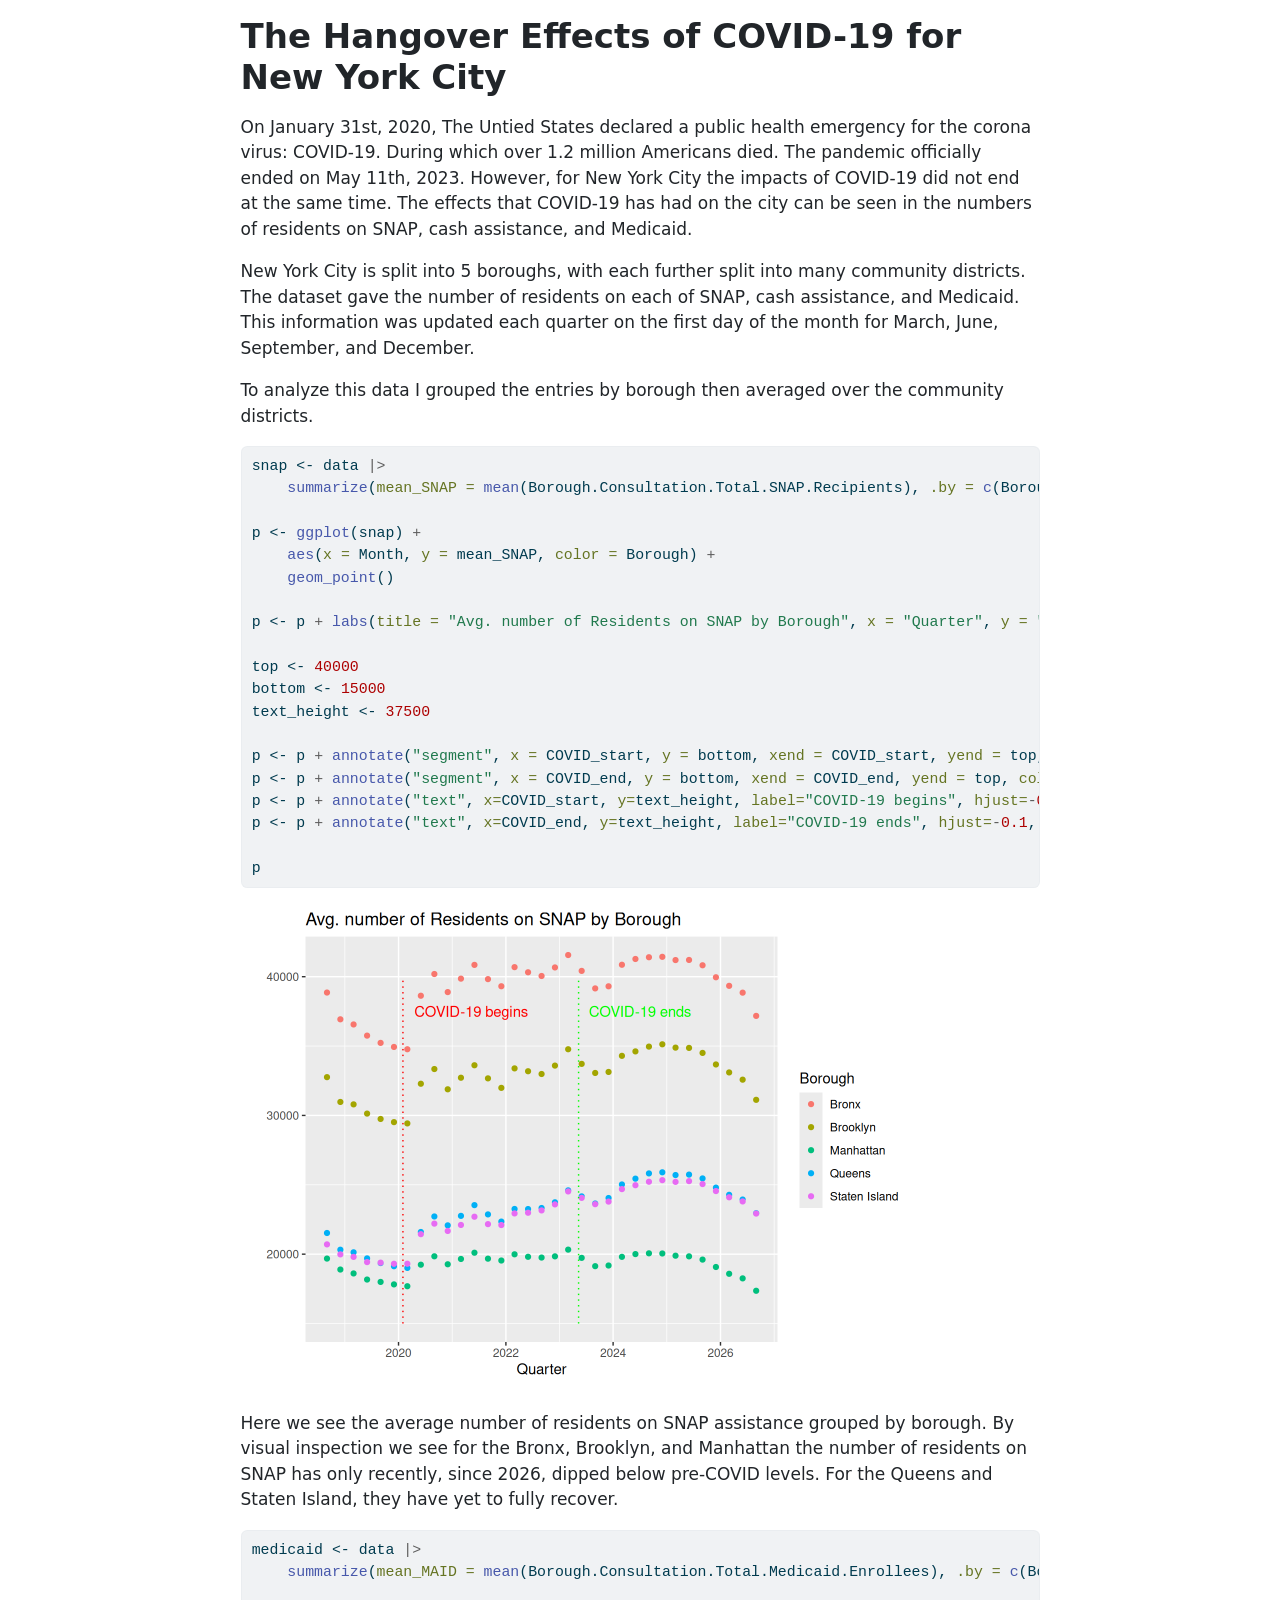
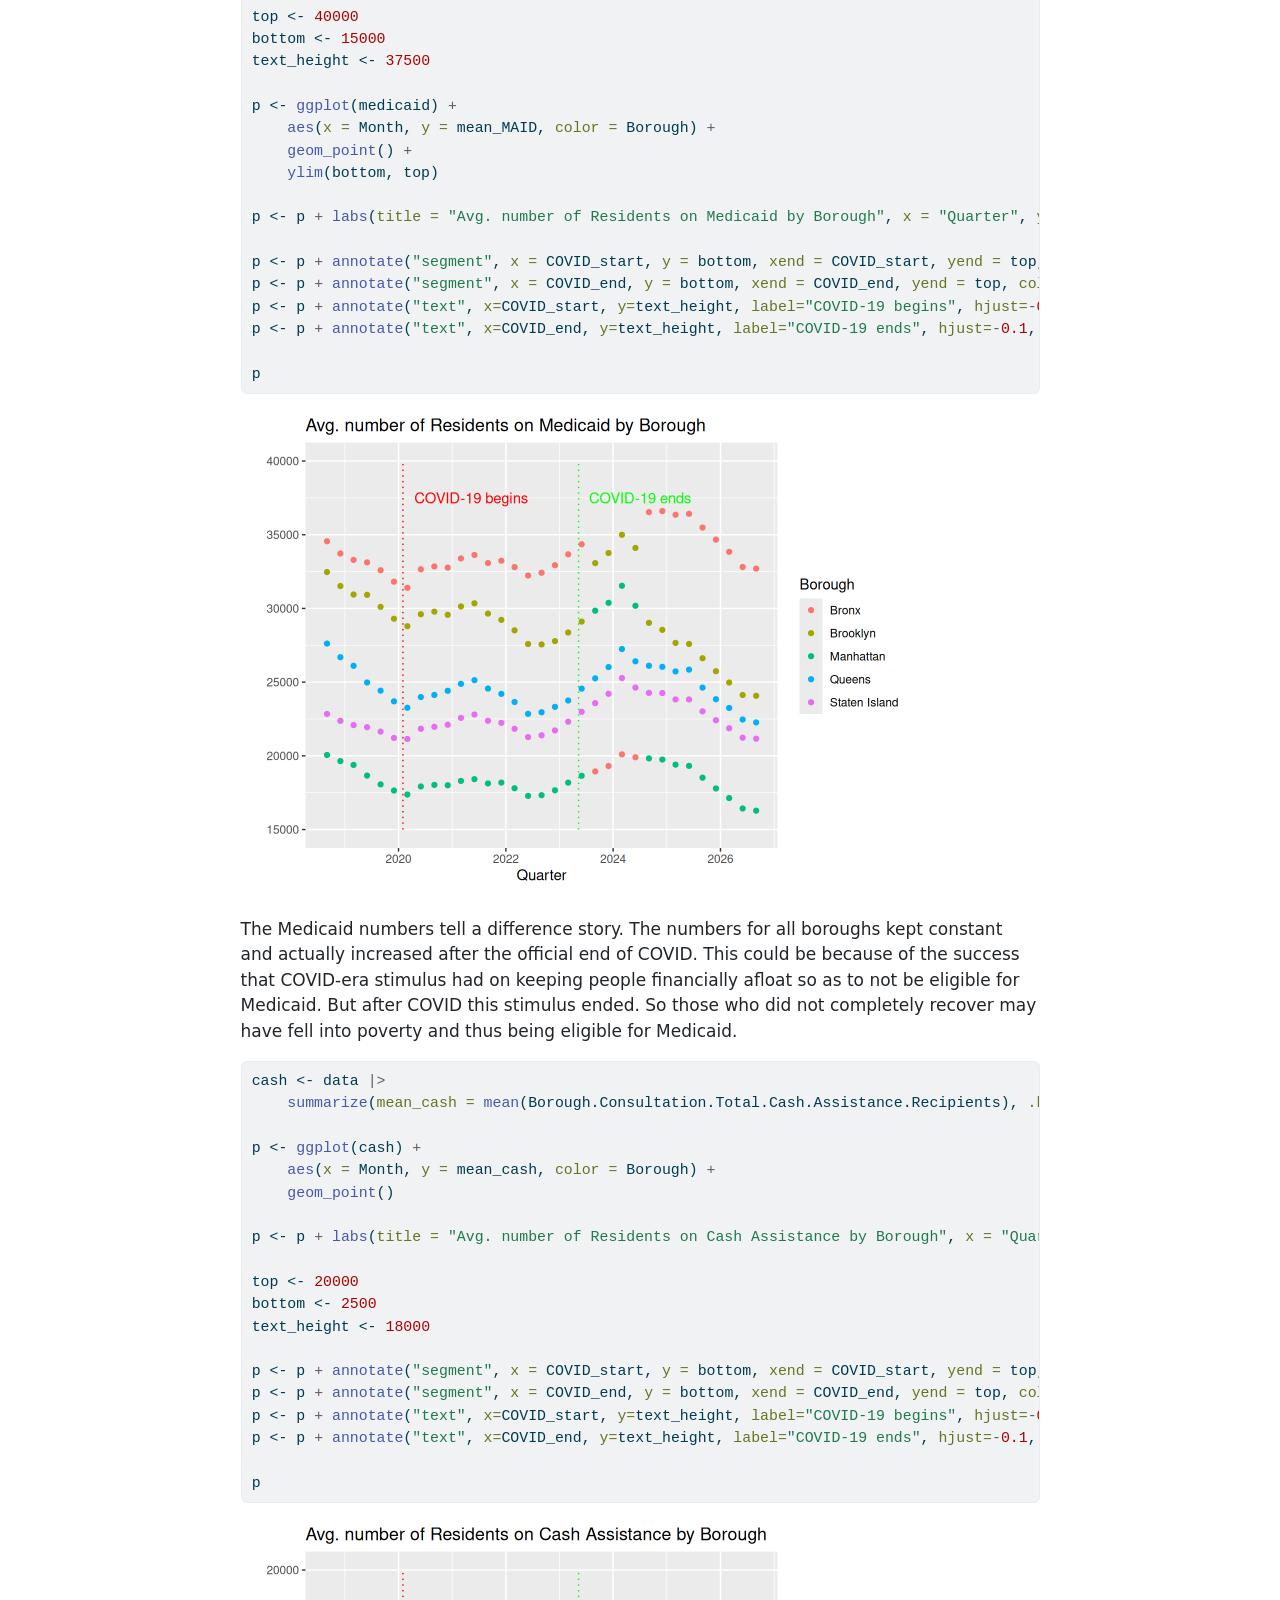
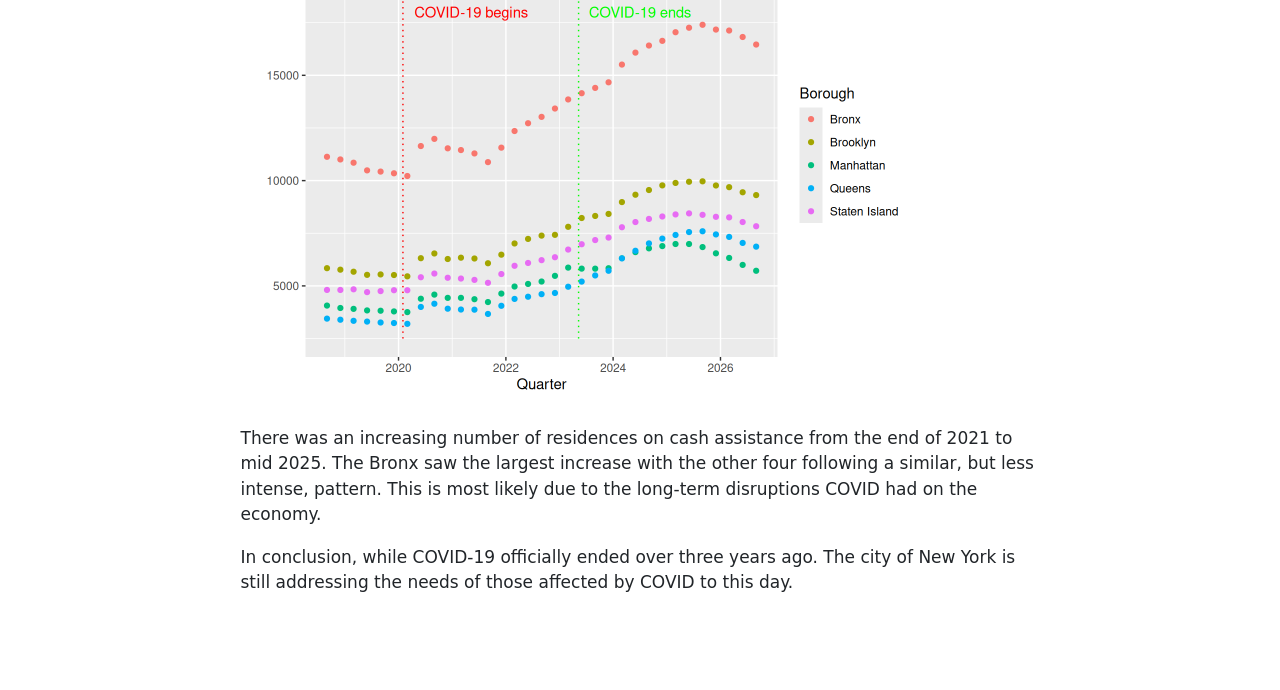
<file: FinalProject/index.html>
<!DOCTYPE html>
<html xmlns="http://www.w3.org/1999/xhtml" lang="en" xml:lang="en"><head>

<meta charset="utf-8">
<meta name="generator" content="quarto-1.10.18">

<meta name="viewport" content="width=device-width, initial-scale=1.0, user-scalable=yes">


<title>The Hangover Effects of COVID-19 for New York City</title>
<style>
/* Default styles provided by pandoc.
** See https://pandoc.org/MANUAL.html#variables-for-html for config info.
*/
span.smallcaps{font-variant: small-caps;}
div.columns{display: flex; gap: 1.5em;}
div.column{flex: auto;}
@media screen {
div.columns{gap: min(4vw, 1.5em);}
div.column{overflow-x: auto;}
}
div.hanging-indent{margin-left: 1.5em; text-indent: -1.5em;}
ul.task-list{list-style: none;}
ul.task-list li input[type="checkbox"] {
  width: 0.8em;
  margin: 0 0.8em 0.2em -1em; /* quarto-specific, see https://github.com/quarto-dev/quarto-cli/issues/4556 */ 
  vertical-align: middle;
}
/* CSS for syntax highlighting */
html { -webkit-text-size-adjust: 100%; }
pre > code.sourceCode { white-space: pre; position: relative; }
pre > code.sourceCode > span { display: inline-block; line-height: 1.25; }
pre > code.sourceCode > span:empty { height: 1.2em; }
.sourceCode { overflow: visible; }
code.sourceCode > span { color: inherit; text-decoration: inherit; }
div.sourceCode { margin: 1em 0; }
pre.sourceCode { margin: 0; }
@media screen {
div.sourceCode { overflow: auto; }
}
@media print {
pre > code.sourceCode { white-space: pre-wrap; }
pre > code.sourceCode > span { text-indent: -5em; padding-left: 5em; }
}
pre.numberSource code
  { counter-reset: source-line 0; }
pre.numberSource code > span
  { position: relative; left: -4em; counter-increment: source-line; }
pre.numberSource code > span > a:first-child::before
  { content: counter(source-line);
    position: relative; left: -1em; text-align: right; vertical-align: baseline;
    border: none; display: inline-block;
    -webkit-touch-callout: none; -webkit-user-select: none;
    -khtml-user-select: none; -moz-user-select: none;
    -ms-user-select: none; user-select: none;
    padding: 0 4px; width: 4em;
  }
pre.numberSource { margin-left: 3em;  padding-left: 4px; }
div.sourceCode
  {   }
@media screen {
pre > code.sourceCode > span > a:first-child::before { text-decoration: underline; }
}
</style>


<script src="FluryA_Final_Project_files/libs/clipboard/clipboard.min.js"></script>
<script src="FluryA_Final_Project_files/libs/quarto-html/quarto.js" type="module"></script>
<script src="FluryA_Final_Project_files/libs/quarto-html/tabsets/tabsets.js" type="module"></script>
<script src="FluryA_Final_Project_files/libs/quarto-html/popper.min.js"></script>
<script src="FluryA_Final_Project_files/libs/quarto-html/tippy.umd.min.js"></script>
<script src="FluryA_Final_Project_files/libs/quarto-html/anchor.min.js"></script>
<link href="FluryA_Final_Project_files/libs/quarto-html/tippy.css" rel="stylesheet">
<link href="FluryA_Final_Project_files/libs/quarto-html/quarto-syntax-highlighting-64a204ab8560d761af7679ceaba22944.css" rel="stylesheet" id="quarto-text-highlighting-styles">
<script src="FluryA_Final_Project_files/libs/bootstrap/bootstrap.min.js"></script>
<link href="FluryA_Final_Project_files/libs/bootstrap/bootstrap-icons.css" rel="stylesheet">
<link href="FluryA_Final_Project_files/libs/bootstrap/bootstrap-3119349bcbbd53950ca25997e4a5abed.min.css" rel="stylesheet" append-hash="true" id="quarto-bootstrap" data-mode="light">


</head>

<body class="fullcontent quarto-light">

<div id="quarto-content" class="page-columns page-rows-contents page-layout-article">

<main class="content" id="quarto-document-content">

<header id="title-block-header" class="quarto-title-block default">
<div class="quarto-title">
<h1 class="title">The Hangover Effects of COVID-19 for New York City</h1>
</div>



<div class="quarto-title-meta">

    
  
    
  </div>
  


</header>


<p>On January 31st, 2020, The Untied States declared a public health emergency for the corona virus: COVID-19. During which over 1.2 million Americans died. The pandemic officially ended on May 11th, 2023. However, for New York City the impacts of COVID-19 did not end at the same time. The effects that COVID-19 has had on the city can be seen in the numbers of residents on SNAP, cash assistance, and Medicaid.</p>
<p>New York City is split into 5 boroughs, with each further split into many community districts. The dataset gave the number of residents on each of SNAP, cash assistance, and Medicaid. This information was updated each quarter on the first day of the month for March, June, September, and December.</p>
<p>To analyze this data I grouped the entries by borough then averaged over the community districts.</p>
<div class="cell">
<div class="code-copy-outer-scaffold"><div class="sourceCode cell-code" id="cb1"><pre class="sourceCode r code-with-copy"><code class="sourceCode r"><span id="cb1-1"><a href="#cb1-1" aria-hidden="true" tabindex="-1"></a>snap <span class="ot">&lt;-</span> data <span class="sc">|&gt;</span></span>
<span id="cb1-2"><a href="#cb1-2" aria-hidden="true" tabindex="-1"></a>    <span class="fu">summarize</span>(<span class="at">mean_SNAP =</span> <span class="fu">mean</span>(Borough.Consultation.Total.SNAP.Recipients), <span class="at">.by =</span> <span class="fu">c</span>(Borough, Month))</span>
<span id="cb1-3"><a href="#cb1-3" aria-hidden="true" tabindex="-1"></a></span>
<span id="cb1-4"><a href="#cb1-4" aria-hidden="true" tabindex="-1"></a>p <span class="ot">&lt;-</span> <span class="fu">ggplot</span>(snap) <span class="sc">+</span></span>
<span id="cb1-5"><a href="#cb1-5" aria-hidden="true" tabindex="-1"></a>    <span class="fu">aes</span>(<span class="at">x =</span> Month, <span class="at">y =</span> mean_SNAP, <span class="at">color =</span> Borough) <span class="sc">+</span> </span>
<span id="cb1-6"><a href="#cb1-6" aria-hidden="true" tabindex="-1"></a>    <span class="fu">geom_point</span>()</span>
<span id="cb1-7"><a href="#cb1-7" aria-hidden="true" tabindex="-1"></a></span>
<span id="cb1-8"><a href="#cb1-8" aria-hidden="true" tabindex="-1"></a>p <span class="ot">&lt;-</span> p <span class="sc">+</span> <span class="fu">labs</span>(<span class="at">title =</span> <span class="st">"Avg. number of Residents on SNAP by Borough"</span>, <span class="at">x =</span> <span class="st">"Quarter"</span>, <span class="at">y =</span> <span class="st">""</span>)</span>
<span id="cb1-9"><a href="#cb1-9" aria-hidden="true" tabindex="-1"></a></span>
<span id="cb1-10"><a href="#cb1-10" aria-hidden="true" tabindex="-1"></a>top <span class="ot">&lt;-</span> <span class="dv">40000</span></span>
<span id="cb1-11"><a href="#cb1-11" aria-hidden="true" tabindex="-1"></a>bottom <span class="ot">&lt;-</span> <span class="dv">15000</span></span>
<span id="cb1-12"><a href="#cb1-12" aria-hidden="true" tabindex="-1"></a>text_height <span class="ot">&lt;-</span> <span class="dv">37500</span></span>
<span id="cb1-13"><a href="#cb1-13" aria-hidden="true" tabindex="-1"></a></span>
<span id="cb1-14"><a href="#cb1-14" aria-hidden="true" tabindex="-1"></a>p <span class="ot">&lt;-</span> p <span class="sc">+</span> <span class="fu">annotate</span>(<span class="st">"segment"</span>, <span class="at">x =</span> COVID_start, <span class="at">y =</span> bottom, <span class="at">xend =</span> COVID_start, <span class="at">yend =</span> top, <span class="at">color =</span> <span class="st">"red"</span>, <span class="at">lty =</span> <span class="st">"dotted"</span>)</span>
<span id="cb1-15"><a href="#cb1-15" aria-hidden="true" tabindex="-1"></a>p <span class="ot">&lt;-</span> p <span class="sc">+</span> <span class="fu">annotate</span>(<span class="st">"segment"</span>, <span class="at">x =</span> COVID_end, <span class="at">y =</span> bottom, <span class="at">xend =</span> COVID_end, <span class="at">yend =</span> top, <span class="at">color =</span> <span class="st">"green"</span>, <span class="at">lty =</span> <span class="st">"dotted"</span>)</span>
<span id="cb1-16"><a href="#cb1-16" aria-hidden="true" tabindex="-1"></a>p <span class="ot">&lt;-</span> p <span class="sc">+</span> <span class="fu">annotate</span>(<span class="st">"text"</span>, <span class="at">x=</span>COVID_start, <span class="at">y=</span>text_height, <span class="at">label=</span><span class="st">"COVID-19 begins"</span>, <span class="at">hjust=</span><span class="sc">-</span><span class="fl">0.1</span>, <span class="at">color=</span><span class="st">"red"</span>,<span class="at">family=</span><span class="st">"sans"</span>)</span>
<span id="cb1-17"><a href="#cb1-17" aria-hidden="true" tabindex="-1"></a>p <span class="ot">&lt;-</span> p <span class="sc">+</span> <span class="fu">annotate</span>(<span class="st">"text"</span>, <span class="at">x=</span>COVID_end, <span class="at">y=</span>text_height, <span class="at">label=</span><span class="st">"COVID-19 ends"</span>, <span class="at">hjust=</span><span class="sc">-</span><span class="fl">0.1</span>, <span class="at">color=</span><span class="st">"green"</span>,<span class="at">family=</span><span class="st">"sans"</span>)</span>
<span id="cb1-18"><a href="#cb1-18" aria-hidden="true" tabindex="-1"></a></span>
<span id="cb1-19"><a href="#cb1-19" aria-hidden="true" tabindex="-1"></a>p  </span></code></pre></div><button title="Copy to Clipboard" class="code-copy-button"><i class="bi"></i></button></div>
<div class="cell-output-display">
<div>
<figure class="figure">
<p><img src="FluryA_Final_Project_files/figure-html/unnamed-chunk-3-1.png" class="img-fluid figure-img" width="672"></p>
</figure>
</div>
</div>
</div>
<p>Here we see the average number of residents on SNAP assistance grouped by borough. By visual inspection we see for the Bronx, Brooklyn, and Manhattan the number of residents on SNAP has only recently, since 2026, dipped below pre-COVID levels. For the Queens and Staten Island, they have yet to fully recover.</p>
<div class="cell">
<div class="code-copy-outer-scaffold"><div class="sourceCode cell-code" id="cb2"><pre class="sourceCode r code-with-copy"><code class="sourceCode r"><span id="cb2-1"><a href="#cb2-1" aria-hidden="true" tabindex="-1"></a>medicaid <span class="ot">&lt;-</span> data <span class="sc">|&gt;</span></span>
<span id="cb2-2"><a href="#cb2-2" aria-hidden="true" tabindex="-1"></a>    <span class="fu">summarize</span>(<span class="at">mean_MAID =</span> <span class="fu">mean</span>(Borough.Consultation.Total.Medicaid.Enrollees), <span class="at">.by =</span> <span class="fu">c</span>(Borough, Month))</span>
<span id="cb2-3"><a href="#cb2-3" aria-hidden="true" tabindex="-1"></a></span>
<span id="cb2-4"><a href="#cb2-4" aria-hidden="true" tabindex="-1"></a>top <span class="ot">&lt;-</span> <span class="dv">40000</span></span>
<span id="cb2-5"><a href="#cb2-5" aria-hidden="true" tabindex="-1"></a>bottom <span class="ot">&lt;-</span> <span class="dv">15000</span></span>
<span id="cb2-6"><a href="#cb2-6" aria-hidden="true" tabindex="-1"></a>text_height <span class="ot">&lt;-</span> <span class="dv">37500</span></span>
<span id="cb2-7"><a href="#cb2-7" aria-hidden="true" tabindex="-1"></a></span>
<span id="cb2-8"><a href="#cb2-8" aria-hidden="true" tabindex="-1"></a>p <span class="ot">&lt;-</span> <span class="fu">ggplot</span>(medicaid) <span class="sc">+</span></span>
<span id="cb2-9"><a href="#cb2-9" aria-hidden="true" tabindex="-1"></a>    <span class="fu">aes</span>(<span class="at">x =</span> Month, <span class="at">y =</span> mean_MAID, <span class="at">color =</span> Borough) <span class="sc">+</span> </span>
<span id="cb2-10"><a href="#cb2-10" aria-hidden="true" tabindex="-1"></a>    <span class="fu">geom_point</span>() <span class="sc">+</span></span>
<span id="cb2-11"><a href="#cb2-11" aria-hidden="true" tabindex="-1"></a>    <span class="fu">ylim</span>(bottom, top)</span>
<span id="cb2-12"><a href="#cb2-12" aria-hidden="true" tabindex="-1"></a></span>
<span id="cb2-13"><a href="#cb2-13" aria-hidden="true" tabindex="-1"></a>p <span class="ot">&lt;-</span> p <span class="sc">+</span> <span class="fu">labs</span>(<span class="at">title =</span> <span class="st">"Avg. number of Residents on Medicaid by Borough"</span>, <span class="at">x =</span> <span class="st">"Quarter"</span>, <span class="at">y =</span> <span class="st">""</span>)</span>
<span id="cb2-14"><a href="#cb2-14" aria-hidden="true" tabindex="-1"></a></span>
<span id="cb2-15"><a href="#cb2-15" aria-hidden="true" tabindex="-1"></a>p <span class="ot">&lt;-</span> p <span class="sc">+</span> <span class="fu">annotate</span>(<span class="st">"segment"</span>, <span class="at">x =</span> COVID_start, <span class="at">y =</span> bottom, <span class="at">xend =</span> COVID_start, <span class="at">yend =</span> top, <span class="at">color =</span> <span class="st">"red"</span>, <span class="at">lty =</span> <span class="st">"dotted"</span>)</span>
<span id="cb2-16"><a href="#cb2-16" aria-hidden="true" tabindex="-1"></a>p <span class="ot">&lt;-</span> p <span class="sc">+</span> <span class="fu">annotate</span>(<span class="st">"segment"</span>, <span class="at">x =</span> COVID_end, <span class="at">y =</span> bottom, <span class="at">xend =</span> COVID_end, <span class="at">yend =</span> top, <span class="at">color =</span> <span class="st">"green"</span>, <span class="at">lty =</span> <span class="st">"dotted"</span>)</span>
<span id="cb2-17"><a href="#cb2-17" aria-hidden="true" tabindex="-1"></a>p <span class="ot">&lt;-</span> p <span class="sc">+</span> <span class="fu">annotate</span>(<span class="st">"text"</span>, <span class="at">x=</span>COVID_start, <span class="at">y=</span>text_height, <span class="at">label=</span><span class="st">"COVID-19 begins"</span>, <span class="at">hjust=</span><span class="sc">-</span><span class="fl">0.1</span>, <span class="at">color=</span><span class="st">"red"</span>,<span class="at">family=</span><span class="st">"sans"</span>)</span>
<span id="cb2-18"><a href="#cb2-18" aria-hidden="true" tabindex="-1"></a>p <span class="ot">&lt;-</span> p <span class="sc">+</span> <span class="fu">annotate</span>(<span class="st">"text"</span>, <span class="at">x=</span>COVID_end, <span class="at">y=</span>text_height, <span class="at">label=</span><span class="st">"COVID-19 ends"</span>, <span class="at">hjust=</span><span class="sc">-</span><span class="fl">0.1</span>, <span class="at">color=</span><span class="st">"green"</span>,<span class="at">family=</span><span class="st">"sans"</span>)</span>
<span id="cb2-19"><a href="#cb2-19" aria-hidden="true" tabindex="-1"></a></span>
<span id="cb2-20"><a href="#cb2-20" aria-hidden="true" tabindex="-1"></a>p  </span></code></pre></div><button title="Copy to Clipboard" class="code-copy-button"><i class="bi"></i></button></div>
<div class="cell-output-display">
<div>
<figure class="figure">
<p><img src="FluryA_Final_Project_files/figure-html/unnamed-chunk-4-1.png" class="img-fluid figure-img" width="672"></p>
</figure>
</div>
</div>
</div>
<p>The Medicaid numbers tell a difference story. The numbers for all boroughs kept constant and actually increased after the official end of COVID. This could be because of the success that COVID-era stimulus had on keeping people financially afloat so as to not be eligible for Medicaid. But after COVID this stimulus ended. So those who did not completely recover may have fell into poverty and thus being eligible for Medicaid.</p>
<div class="cell">
<div class="code-copy-outer-scaffold"><div class="sourceCode cell-code" id="cb3"><pre class="sourceCode r code-with-copy"><code class="sourceCode r"><span id="cb3-1"><a href="#cb3-1" aria-hidden="true" tabindex="-1"></a>cash <span class="ot">&lt;-</span> data <span class="sc">|&gt;</span></span>
<span id="cb3-2"><a href="#cb3-2" aria-hidden="true" tabindex="-1"></a>    <span class="fu">summarize</span>(<span class="at">mean_cash =</span> <span class="fu">mean</span>(Borough.Consultation.Total.Cash.Assistance.Recipients), <span class="at">.by =</span> <span class="fu">c</span>(Borough, Month))</span>
<span id="cb3-3"><a href="#cb3-3" aria-hidden="true" tabindex="-1"></a></span>
<span id="cb3-4"><a href="#cb3-4" aria-hidden="true" tabindex="-1"></a>p <span class="ot">&lt;-</span> <span class="fu">ggplot</span>(cash) <span class="sc">+</span></span>
<span id="cb3-5"><a href="#cb3-5" aria-hidden="true" tabindex="-1"></a>    <span class="fu">aes</span>(<span class="at">x =</span> Month, <span class="at">y =</span> mean_cash, <span class="at">color =</span> Borough) <span class="sc">+</span> </span>
<span id="cb3-6"><a href="#cb3-6" aria-hidden="true" tabindex="-1"></a>    <span class="fu">geom_point</span>()</span>
<span id="cb3-7"><a href="#cb3-7" aria-hidden="true" tabindex="-1"></a></span>
<span id="cb3-8"><a href="#cb3-8" aria-hidden="true" tabindex="-1"></a>p <span class="ot">&lt;-</span> p <span class="sc">+</span> <span class="fu">labs</span>(<span class="at">title =</span> <span class="st">"Avg. number of Residents on Cash Assistance by Borough"</span>, <span class="at">x =</span> <span class="st">"Quarter"</span>, <span class="at">y =</span> <span class="st">""</span>)</span>
<span id="cb3-9"><a href="#cb3-9" aria-hidden="true" tabindex="-1"></a></span>
<span id="cb3-10"><a href="#cb3-10" aria-hidden="true" tabindex="-1"></a>top <span class="ot">&lt;-</span> <span class="dv">20000</span></span>
<span id="cb3-11"><a href="#cb3-11" aria-hidden="true" tabindex="-1"></a>bottom <span class="ot">&lt;-</span> <span class="dv">2500</span></span>
<span id="cb3-12"><a href="#cb3-12" aria-hidden="true" tabindex="-1"></a>text_height <span class="ot">&lt;-</span> <span class="dv">18000</span></span>
<span id="cb3-13"><a href="#cb3-13" aria-hidden="true" tabindex="-1"></a></span>
<span id="cb3-14"><a href="#cb3-14" aria-hidden="true" tabindex="-1"></a>p <span class="ot">&lt;-</span> p <span class="sc">+</span> <span class="fu">annotate</span>(<span class="st">"segment"</span>, <span class="at">x =</span> COVID_start, <span class="at">y =</span> bottom, <span class="at">xend =</span> COVID_start, <span class="at">yend =</span> top, <span class="at">color =</span> <span class="st">"red"</span>, <span class="at">lty =</span> <span class="st">"dotted"</span>)</span>
<span id="cb3-15"><a href="#cb3-15" aria-hidden="true" tabindex="-1"></a>p <span class="ot">&lt;-</span> p <span class="sc">+</span> <span class="fu">annotate</span>(<span class="st">"segment"</span>, <span class="at">x =</span> COVID_end, <span class="at">y =</span> bottom, <span class="at">xend =</span> COVID_end, <span class="at">yend =</span> top, <span class="at">color =</span> <span class="st">"green"</span>, <span class="at">lty =</span> <span class="st">"dotted"</span>)</span>
<span id="cb3-16"><a href="#cb3-16" aria-hidden="true" tabindex="-1"></a>p <span class="ot">&lt;-</span> p <span class="sc">+</span> <span class="fu">annotate</span>(<span class="st">"text"</span>, <span class="at">x=</span>COVID_start, <span class="at">y=</span>text_height, <span class="at">label=</span><span class="st">"COVID-19 begins"</span>, <span class="at">hjust=</span><span class="sc">-</span><span class="fl">0.1</span>, <span class="at">color=</span><span class="st">"red"</span>,<span class="at">family=</span><span class="st">"sans"</span>)</span>
<span id="cb3-17"><a href="#cb3-17" aria-hidden="true" tabindex="-1"></a>p <span class="ot">&lt;-</span> p <span class="sc">+</span> <span class="fu">annotate</span>(<span class="st">"text"</span>, <span class="at">x=</span>COVID_end, <span class="at">y=</span>text_height, <span class="at">label=</span><span class="st">"COVID-19 ends"</span>, <span class="at">hjust=</span><span class="sc">-</span><span class="fl">0.1</span>, <span class="at">color=</span><span class="st">"green"</span>,<span class="at">family=</span><span class="st">"sans"</span>)</span>
<span id="cb3-18"><a href="#cb3-18" aria-hidden="true" tabindex="-1"></a></span>
<span id="cb3-19"><a href="#cb3-19" aria-hidden="true" tabindex="-1"></a>p  </span></code></pre></div><button title="Copy to Clipboard" class="code-copy-button"><i class="bi"></i></button></div>
<div class="cell-output-display">
<div>
<figure class="figure">
<p><img src="FluryA_Final_Project_files/figure-html/unnamed-chunk-5-1.png" class="img-fluid figure-img" width="672"></p>
</figure>
</div>
</div>
</div>
<p>There was an increasing number of residences on cash assistance from the end of 2021 to mid 2025. The Bronx saw the largest increase with the other four following a similar, but less intense, pattern. This is most likely due to the long-term disruptions COVID had on the economy.</p>
<p>In conclusion, while COVID-19 officially ended over three years ago. The city of New York is still addressing the needs of those affected by COVID to this day.</p>

</main>
<!-- /main column -->
<script id="quarto-html-after-body" type="application/javascript">
  window.document.addEventListener("DOMContentLoaded", function (event) {
    const icon = "";
    const anchorJS = new window.AnchorJS();
    anchorJS.options = {
      placement: 'right',
      icon: icon
    };
    anchorJS.add('.anchored');
    const isCodeAnnotation = (el) => {
      for (const clz of el.classList) {
        if (clz.startsWith('code-annotation-')) {                     
          return true;
        }
      }
      return false;
    }
    const onCopySuccess = function(e) {
      // button target
      const button = e.trigger;
      // don't keep focus
      button.blur();
      // flash "checked"
      button.classList.add('code-copy-button-checked');
      var currentTitle = button.getAttribute("title");
      button.setAttribute("title", "Copied!");
      let tooltip;
      if (window.bootstrap) {
        button.setAttribute("data-bs-toggle", "tooltip");
        button.setAttribute("data-bs-placement", "left");
        button.setAttribute("data-bs-title", "Copied!");
        tooltip = new bootstrap.Tooltip(button, 
          { trigger: "manual", 
            customClass: "code-copy-button-tooltip",
            offset: [0, -8]});
        tooltip.show();    
      }
      setTimeout(function() {
        if (tooltip) {
          tooltip.hide();
          button.removeAttribute("data-bs-title");
          button.removeAttribute("data-bs-toggle");
          button.removeAttribute("data-bs-placement");
        }
        button.setAttribute("title", currentTitle);
        button.classList.remove('code-copy-button-checked');
      }, 1000);
      // clear code selection
      e.clearSelection();
    }
    const getTextToCopy = function(trigger) {
      const outerScaffold = trigger.parentElement.cloneNode(true);
      const codeEl = outerScaffold.querySelector('code');
      for (const childEl of codeEl.children) {
        if (isCodeAnnotation(childEl)) {
          childEl.remove();
        }
      }
      return codeEl.innerText;
    }
    const clipboard = new window.ClipboardJS('.code-copy-button:not([data-in-quarto-modal])', {
      text: getTextToCopy
    });
    clipboard.on('success', onCopySuccess);
    if (window.document.getElementById('quarto-embedded-source-code-modal')) {
      const clipboardModal = new window.ClipboardJS('.code-copy-button[data-in-quarto-modal]', {
        text: getTextToCopy,
        container: window.document.getElementById('quarto-embedded-source-code-modal')
      });
      clipboardModal.on('success', onCopySuccess);
    }
      var localhostRegex = new RegExp(/^(?:http|https):\/\/localhost\:?[0-9]*\//);
      var mailtoRegex = new RegExp(/^mailto:/);
        var filterRegex = new RegExp('/' + window.location.host + '/');
      var isInternal = (href) => {
          return filterRegex.test(href) || localhostRegex.test(href) || mailtoRegex.test(href);
      }
      // Inspect non-navigation links and adorn them if external
     var links = window.document.querySelectorAll('a[href]:not(.nav-link):not(.navbar-brand):not(.toc-action):not(.sidebar-link):not(.sidebar-item-toggle):not(.pagination-link):not(.no-external):not([aria-hidden]):not(.dropdown-item):not(.quarto-navigation-tool):not(.about-link)');
      for (var i=0; i<links.length; i++) {
        const link = links[i];
        if (!isInternal(link.href)) {
          // undo the damage that might have been done by quarto-nav.js in the case of
          // links that we want to consider external
          if (link.dataset.originalHref !== undefined) {
            link.href = link.dataset.originalHref;
          }
        }
      }
    function tippyHover(el, contentFn, onTriggerFn, onUntriggerFn) {
      const config = {
        allowHTML: true,
        maxWidth: 500,
        delay: 100,
        arrow: false,
        appendTo: function(el) {
            return el.parentElement;
        },
        interactive: true,
        interactiveBorder: 10,
        theme: 'quarto',
        placement: 'bottom-start',
      };
      if (contentFn) {
        config.content = contentFn;
      }
      if (onTriggerFn) {
        config.onTrigger = onTriggerFn;
      }
      if (onUntriggerFn) {
        config.onUntrigger = onUntriggerFn;
      }
      window.tippy(el, config); 
    }
    const noterefs = window.document.querySelectorAll('a[role="doc-noteref"]');
    for (var i=0; i<noterefs.length; i++) {
      const ref = noterefs[i];
      tippyHover(ref, function() {
        // use id or data attribute instead here
        let href = ref.getAttribute('data-footnote-href') || ref.getAttribute('href');
        try { href = new URL(href).hash; } catch {}
        const id = href.replace(/^#\/?/, "");
        const note = window.document.getElementById(id);
        if (note) {
          return note.innerHTML;
        } else {
          return "";
        }
      });
    }
    const xrefs = window.document.querySelectorAll('a.quarto-xref');
    const processXRef = (id, note) => {
      // Strip column container classes
      const stripColumnClz = (el) => {
        el.classList.remove("page-full", "page-columns");
        if (el.children) {
          for (const child of el.children) {
            stripColumnClz(child);
          }
        }
      }
      stripColumnClz(note)
      if (id === null || id.startsWith('sec-')) {
        // Special case sections, only their first couple elements
        const container = document.createElement("div");
        if (note.children && note.children.length > 2) {
          container.appendChild(note.children[0].cloneNode(true));
          for (let i = 1; i < note.children.length; i++) {
            const child = note.children[i];
            if (child.tagName === "P" && child.innerText === "") {
              continue;
            } else {
              container.appendChild(child.cloneNode(true));
              break;
            }
          }
          if (window.Quarto?.typesetMath) {
            window.Quarto.typesetMath(container);
          }
          return container.innerHTML
        } else {
          if (window.Quarto?.typesetMath) {
            window.Quarto.typesetMath(note);
          }
          return note.innerHTML;
        }
      } else {
        // Remove any anchor links if they are present
        const anchorLink = note.querySelector('a.anchorjs-link');
        if (anchorLink) {
          anchorLink.remove();
        }
        if (window.Quarto?.typesetMath) {
          window.Quarto.typesetMath(note);
        }
        if (note.classList.contains("callout")) {
          return note.outerHTML;
        } else {
          return note.innerHTML;
        }
      }
    }
    for (var i=0; i<xrefs.length; i++) {
      const xref = xrefs[i];
      tippyHover(xref, undefined, function(instance) {
        instance.disable();
        let url = xref.getAttribute('href');
        let hash = undefined; 
        if (url.startsWith('#')) {
          hash = url;
        } else {
          try { hash = new URL(url).hash; } catch {}
        }
        if (hash) {
          const id = hash.replace(/^#\/?/, "");
          const note = window.document.getElementById(id);
          if (note !== null) {
            try {
              const html = processXRef(id, note.cloneNode(true));
              instance.setContent(html);
            } finally {
              instance.enable();
              instance.show();
            }
          } else {
            // See if we can fetch this
            fetch(url.split('#')[0])
            .then(res => res.text())
            .then(html => {
              const parser = new DOMParser();
              const htmlDoc = parser.parseFromString(html, "text/html");
              const note = htmlDoc.getElementById(id);
              if (note !== null) {
                const html = processXRef(id, note);
                instance.setContent(html);
              } 
            }).finally(() => {
              instance.enable();
              instance.show();
            });
          }
        } else {
          // See if we can fetch a full url (with no hash to target)
          // This is a special case and we should probably do some content thinning / targeting
          fetch(url)
          .then(res => res.text())
          .then(html => {
            const parser = new DOMParser();
            const htmlDoc = parser.parseFromString(html, "text/html");
            const note = htmlDoc.querySelector('main.content');
            if (note !== null) {
              // This should only happen for chapter cross references
              // (since there is no id in the URL)
              // remove the first header
              if (note.children.length > 0 && note.children[0].tagName === "HEADER") {
                note.children[0].remove();
              }
              const html = processXRef(null, note);
              instance.setContent(html);
            } 
          }).finally(() => {
            instance.enable();
            instance.show();
          });
        }
      }, function(instance) {
      });
    }
        let selectedAnnoteEl;
        const selectorForAnnotation = ( cell, annotation) => {
          let cellAttr = 'data-code-cell="' + cell + '"';
          let lineAttr = 'data-code-annotation="' +  annotation + '"';
          const selector = 'span[' + cellAttr + '][' + lineAttr + ']';
          return selector;
        }
        const selectCodeLines = (annoteEl) => {
          const doc = window.document;
          const targetCell = annoteEl.getAttribute("data-target-cell");
          const targetAnnotation = annoteEl.getAttribute("data-target-annotation");
          const annoteSpan = window.document.querySelector(selectorForAnnotation(targetCell, targetAnnotation));
          const lines = annoteSpan.getAttribute("data-code-lines").split(",");
          const lineIds = lines.map((line) => {
            return targetCell + "-" + line;
          })
          let top = null;
          let height = null;
          let parent = null;
          if (lineIds.length > 0) {
              //compute the position of the single el (top and bottom and make a div)
              const el = window.document.getElementById(lineIds[0]);
              top = el.offsetTop;
              height = el.offsetHeight;
              parent = el.parentElement.parentElement;
            if (lineIds.length > 1) {
              const lastEl = window.document.getElementById(lineIds[lineIds.length - 1]);
              const bottom = lastEl.offsetTop + lastEl.offsetHeight;
              height = bottom - top;
            }
            if (top !== null && height !== null && parent !== null) {
              // cook up a div (if necessary) and position it 
              let div = window.document.getElementById("code-annotation-line-highlight");
              if (div === null) {
                div = window.document.createElement("div");
                div.setAttribute("id", "code-annotation-line-highlight");
                div.style.position = 'absolute';
                parent.appendChild(div);
              }
              div.style.top = top - 2 + "px";
              div.style.height = height + 4 + "px";
              div.style.left = 0;
              let gutterDiv = window.document.getElementById("code-annotation-line-highlight-gutter");
              if (gutterDiv === null) {
                gutterDiv = window.document.createElement("div");
                gutterDiv.setAttribute("id", "code-annotation-line-highlight-gutter");
                gutterDiv.style.position = 'absolute';
                const codeCell = window.document.getElementById(targetCell);
                const gutter = codeCell.querySelector('.code-annotation-gutter');
                gutter.appendChild(gutterDiv);
              }
              gutterDiv.style.top = top - 2 + "px";
              gutterDiv.style.height = height + 4 + "px";
            }
            selectedAnnoteEl = annoteEl;
          }
        };
        const unselectCodeLines = () => {
          const elementsIds = ["code-annotation-line-highlight", "code-annotation-line-highlight-gutter"];
          elementsIds.forEach((elId) => {
            const div = window.document.getElementById(elId);
            if (div) {
              div.remove();
            }
          });
          selectedAnnoteEl = undefined;
        };
          // Handle positioning of the toggle
      window.addEventListener(
        "resize",
        throttle(() => {
          elRect = undefined;
          if (selectedAnnoteEl) {
            selectCodeLines(selectedAnnoteEl);
          }
        }, 10)
      );
      function throttle(fn, ms) {
      let throttle = false;
      let timer;
        return (...args) => {
          if(!throttle) { // first call gets through
              fn.apply(this, args);
              throttle = true;
          } else { // all the others get throttled
              if(timer) clearTimeout(timer); // cancel #2
              timer = setTimeout(() => {
                fn.apply(this, args);
                timer = throttle = false;
              }, ms);
          }
        };
      }
        // Attach click handler to the DT
        const annoteDls = window.document.querySelectorAll('dt[data-target-cell]');
        for (const annoteDlNode of annoteDls) {
          annoteDlNode.addEventListener('click', (event) => {
            const clickedEl = event.target;
            if (clickedEl !== selectedAnnoteEl) {
              unselectCodeLines();
              const activeEl = window.document.querySelector('dt[data-target-cell].code-annotation-active');
              if (activeEl) {
                activeEl.classList.remove('code-annotation-active');
              }
              selectCodeLines(clickedEl);
              clickedEl.classList.add('code-annotation-active');
            } else {
              // Unselect the line
              unselectCodeLines();
              clickedEl.classList.remove('code-annotation-active');
            }
          });
        }
    const findCites = (el) => {
      const parentEl = el.parentElement;
      if (parentEl) {
        const cites = parentEl.dataset.cites;
        if (cites) {
          return {
            el,
            cites: cites.split(' ')
          };
        } else {
          return findCites(el.parentElement)
        }
      } else {
        return undefined;
      }
    };
    var bibliorefs = window.document.querySelectorAll('a[role="doc-biblioref"]');
    for (var i=0; i<bibliorefs.length; i++) {
      const ref = bibliorefs[i];
      const citeInfo = findCites(ref);
      if (citeInfo) {
        tippyHover(citeInfo.el, function() {
          var popup = window.document.createElement('div');
          citeInfo.cites.forEach(function(cite) {
            var citeDiv = window.document.createElement('div');
            citeDiv.classList.add('hanging-indent');
            citeDiv.classList.add('csl-entry');
            var biblioDiv = window.document.getElementById('ref-' + cite);
            if (biblioDiv) {
              citeDiv.innerHTML = biblioDiv.innerHTML;
            }
            popup.appendChild(citeDiv);
          });
          return popup.innerHTML;
        });
      }
    }
  });
  </script>
</div> <!-- /content -->




</body></html>
</file>
<file: Assignment7/Assignment7_files/libs/quarto-html/tippy.css>
.tippy-box[data-animation=fade][data-state=hidden]{opacity:0}[data-tippy-root]{max-width:calc(100vw - 10px)}.tippy-box{position:relative;background-color:#333;color:#fff;border-radius:4px;font-size:14px;line-height:1.4;white-space:normal;outline:0;transition-property:transform,visibility,opacity}.tippy-box[data-placement^=top]>.tippy-arrow{bottom:0}.tippy-box[data-placement^=top]>.tippy-arrow:before{bottom:-7px;left:0;border-width:8px 8px 0;border-top-color:initial;transform-origin:center top}.tippy-box[data-placement^=bottom]>.tippy-arrow{top:0}.tippy-box[data-placement^=bottom]>.tippy-arrow:before{top:-7px;left:0;border-width:0 8px 8px;border-bottom-color:initial;transform-origin:center bottom}.tippy-box[data-placement^=left]>.tippy-arrow{right:0}.tippy-box[data-placement^=left]>.tippy-arrow:before{border-width:8px 0 8px 8px;border-left-color:initial;right:-7px;transform-origin:center left}.tippy-box[data-placement^=right]>.tippy-arrow{left:0}.tippy-box[data-placement^=right]>.tippy-arrow:before{left:-7px;border-width:8px 8px 8px 0;border-right-color:initial;transform-origin:center right}.tippy-box[data-inertia][data-state=visible]{transition-timing-function:cubic-bezier(.54,1.5,.38,1.11)}.tippy-arrow{width:16px;height:16px;color:#333}.tippy-arrow:before{content:"";position:absolute;border-color:transparent;border-style:solid}.tippy-content{position:relative;padding:5px 9px;z-index:1}
</file>
<file: Assignment7/Assignment7_files/libs/quarto-html/quarto-syntax-highlighting-64a204ab8560d761af7679ceaba22944.css>
/* quarto syntax highlight colors */
:root {
  --quarto-hl-ot-color: #003B4F;
  --quarto-hl-at-color: #657422;
  --quarto-hl-ss-color: #20794D;
  --quarto-hl-an-color: #5E5E5E;
  --quarto-hl-fu-color: #4758AB;
  --quarto-hl-st-color: #20794D;
  --quarto-hl-cf-color: #003B4F;
  --quarto-hl-op-color: #5E5E5E;
  --quarto-hl-er-color: #AD0000;
  --quarto-hl-bn-color: #AD0000;
  --quarto-hl-al-color: #AD0000;
  --quarto-hl-va-color: #111111;
  --quarto-hl-bu-color: inherit;
  --quarto-hl-ex-color: inherit;
  --quarto-hl-pp-color: #AD0000;
  --quarto-hl-in-color: #5E5E5E;
  --quarto-hl-vs-color: #20794D;
  --quarto-hl-wa-color: #5E5E5E;
  --quarto-hl-do-color: #5E5E5E;
  --quarto-hl-im-color: #00769E;
  --quarto-hl-ch-color: #20794D;
  --quarto-hl-dt-color: #AD0000;
  --quarto-hl-fl-color: #AD0000;
  --quarto-hl-co-color: #5E5E5E;
  --quarto-hl-cv-color: #5E5E5E;
  --quarto-hl-cn-color: #8f5902;
  --quarto-hl-sc-color: #5E5E5E;
  --quarto-hl-dv-color: #AD0000;
  --quarto-hl-kw-color: #003B4F;
}

/* other quarto variables */
:root {
  --quarto-font-monospace: SFMono-Regular, Menlo, Monaco, Consolas, "Liberation Mono", "Courier New", monospace;
}

/* syntax highlight based on Pandoc's rules */
pre > code.sourceCode > span {
  color: #003B4F;
}

code.sourceCode > span {
  color: #003B4F;
}

div.sourceCode,
div.sourceCode pre.sourceCode {
  color: #003B4F;
}

/* Normal */
code span {
  color: #003B4F;
}

/* Alert */
code span.al {
  color: #AD0000;
  font-style: inherit;
}

/* Annotation */
code span.an {
  color: #5E5E5E;
  font-style: inherit;
}

/* Attribute */
code span.at {
  color: #657422;
  font-style: inherit;
}

/* BaseN */
code span.bn {
  color: #AD0000;
  font-style: inherit;
}

/* BuiltIn */
code span.bu {
  font-style: inherit;
}

/* ControlFlow */
code span.cf {
  color: #003B4F;
  font-weight: bold;
  font-style: inherit;
}

/* Char */
code span.ch {
  color: #20794D;
  font-style: inherit;
}

/* Constant */
code span.cn {
  color: #8f5902;
  font-style: inherit;
}

/* Comment */
code span.co {
  color: #5E5E5E;
  font-style: inherit;
}

/* CommentVar */
code span.cv {
  color: #5E5E5E;
  font-style: italic;
}

/* Documentation */
code span.do {
  color: #5E5E5E;
  font-style: italic;
}

/* DataType */
code span.dt {
  color: #AD0000;
  font-style: inherit;
}

/* DecVal */
code span.dv {
  color: #AD0000;
  font-style: inherit;
}

/* Error */
code span.er {
  color: #AD0000;
  font-style: inherit;
}

/* Extension */
code span.ex {
  font-style: inherit;
}

/* Float */
code span.fl {
  color: #AD0000;
  font-style: inherit;
}

/* Function */
code span.fu {
  color: #4758AB;
  font-style: inherit;
}

/* Import */
code span.im {
  color: #00769E;
  font-style: inherit;
}

/* Information */
code span.in {
  color: #5E5E5E;
  font-style: inherit;
}

/* Keyword */
code span.kw {
  color: #003B4F;
  font-weight: bold;
  font-style: inherit;
}

/* Operator */
code span.op {
  color: #5E5E5E;
  font-style: inherit;
}

/* Other */
code span.ot {
  color: #003B4F;
  font-style: inherit;
}

/* Preprocessor */
code span.pp {
  color: #AD0000;
  font-style: inherit;
}

/* SpecialChar */
code span.sc {
  color: #5E5E5E;
  font-style: inherit;
}

/* SpecialString */
code span.ss {
  color: #20794D;
  font-style: inherit;
}

/* String */
code span.st {
  color: #20794D;
  font-style: inherit;
}

/* Variable */
code span.va {
  color: #111111;
  font-style: inherit;
}

/* VerbatimString */
code span.vs {
  color: #20794D;
  font-style: inherit;
}

/* Warning */
code span.wa {
  color: #5E5E5E;
  font-style: italic;
}

.prevent-inlining {
  content: "</";
}

/*# sourceMappingURL=9d8d5bb603a83b8298b89080a598c93b.css.map */
</file>
<file: Assignment7/Assignment7_files/libs/htmltools-fill-0.5.9/fill.css>
@layer htmltools {
  .html-fill-container {
    display: flex;
    flex-direction: column;
    /* Prevent the container from expanding vertically or horizontally beyond its
    parent's constraints. */
    min-height: 0;
    min-width: 0;
  }
  .html-fill-container > .html-fill-item {
    /* Fill items can grow and shrink freely within
    available vertical space in fillable container */
    flex: 1 1 auto;
    min-height: 0;
    min-width: 0;
  }
  .html-fill-container > :not(.html-fill-item) {
    /* Prevent shrinking or growing of non-fill items */
    flex: 0 0 auto;
  }
}
</file>
<file: Assignment7/Assignment7_files/libs/reactable-0.4.5/reactable.css>
.Reactable{-webkit-box-orient:vertical;-webkit-box-direction:normal;display:-webkit-box;display:-ms-flexbox;display:flex;-ms-flex-direction:column;flex-direction:column;position:relative}.Reactable *{-webkit-box-sizing:border-box;box-sizing:border-box}.Reactable .rt-table{-webkit-box-flex:1;-webkit-box-align:stretch;-ms-flex-align:stretch;align-items:stretch;border-collapse:collapse;-ms-flex:auto 1;flex:auto 1;overflow:auto;width:100%}.Reactable .rt-table,.Reactable .rt-thead{-webkit-box-orient:vertical;-webkit-box-direction:normal;display:-webkit-box;display:-ms-flexbox;display:flex;-ms-flex-direction:column;flex-direction:column}.Reactable .rt-thead .rt-td,.Reactable .rt-thead .rt-th{line-height:normal;position:relative}.Reactable .rt-th.rt-th-resizable{overflow:visible}.Reactable .rt-th.rt-th-resizable:last-child{overflow:hidden}.Reactable .rt-tbody{-webkit-box-orient:vertical;-webkit-box-direction:normal;display:-webkit-box;display:-ms-flexbox;display:flex;-ms-flex-direction:column;flex-direction:column;overflow:auto}.rt-td-expandable{cursor:pointer}.Reactable .rt-tr-group{-webkit-box-orient:vertical;-webkit-box-direction:normal;-webkit-box-align:stretch;-ms-flex-align:stretch;align-items:stretch;-ms-flex:1 0 auto;flex:1 0 auto;-ms-flex-direction:column;flex-direction:column}.Reactable .rt-tr,.Reactable .rt-tr-group{-webkit-box-flex:1;display:-webkit-box;display:-ms-flexbox;display:flex}.Reactable .rt-tr{-ms-flex:1 0 auto;flex:1 0 auto}.Reactable .rt-td,.Reactable .rt-th{-webkit-box-flex:1;-ms-flex:1 0 0px;flex:1 0 0;overflow:hidden}.Reactable .rt-resizer{bottom:0;cursor:col-resize;display:inline-block;position:absolute;right:-18px;top:0;width:36px;z-index:10}.Reactable .rt-tfoot{-webkit-box-orient:vertical;-webkit-box-direction:normal;display:-webkit-box;display:-ms-flexbox;display:flex;-ms-flex-direction:column;flex-direction:column}.Reactable .rt-resizing .rt-td,.Reactable .rt-resizing .rt-th{cursor:col-resize;-webkit-transition:none!important;transition:none!important;-webkit-user-select:none;-moz-user-select:none;-ms-user-select:none;user-select:none}
.Reactable{background-color:#fff;height:100%}.rt-inline{display:-webkit-inline-box;display:-ms-inline-flexbox;display:inline-flex}.rt-th{font-weight:600}.rt-td,.rt-th{word-wrap:break-word;display:-webkit-box;display:-ms-flexbox;display:flex;max-width:100%;overflow-wrap:break-word}.rt-td-inner,.rt-th-inner{overflow:hidden;padding:7px 8px;width:100%}.rt-compact .rt-td-inner,.rt-compact .rt-th-inner{padding:4px 6px}.rt-text-content{overflow:hidden}.rt-nowrap .rt-td-inner,.rt-nowrap .rt-text-content,.rt-nowrap .rt-th-inner{text-overflow:ellipsis;white-space:nowrap}.rt-select{-webkit-box-align:center;-ms-flex-align:center;-webkit-box-pack:center;-ms-flex-pack:center;align-items:center;display:-webkit-box;display:-ms-flexbox;display:flex;justify-content:center}input[type=checkbox].rt-select-input,input[type=radio].rt-select-input{display:block;margin:0}.rt-align-left{text-align:left}.rt-align-right{text-align:right}.rt-align-center{text-align:center}.rt-valign-center{-webkit-box-align:center;-ms-flex-align:center;align-items:center}.rt-valign-bottom{-webkit-box-align:end;-ms-flex-align:end;align-items:flex-end}.rt-sticky,.rt-tbody,.rt-tr,.rt-tr-group{background-color:inherit}.rt-sticky{z-index:1}.rt-table{border-color:#e6e6e6;border-width:1px}.rt-bordered .rt-table,.rt-outlined .rt-table{border-style:solid}.Reactable:not(.rt-keyboard-active) .rt-table:focus{outline-style:solid;outline-width:0}.rt-th{border-bottom:2px solid #e6e6e6;border-left-color:rgba(0,0,0,.05);border-left-width:1px}.rt-bordered .rt-th,.rt-outlined .rt-th{border-bottom-width:1px}.rt-td{border-left-color:rgba(0,0,0,.05);border-left-width:1px;border-top:1px solid #f2f2f2}.rt-borderless .rt-td,.rt-tr-group:first-child>.rt-tr:first-child .rt-td{border-top:none}.rt-bordered .rt-td,.rt-bordered .rt-th{border-left-style:solid}.rt-bordered .rt-td:first-child,.rt-bordered .rt-th:first-child{border-left:none}.rt-th-group,.rt-th-group-none{border-bottom-style:none}.rt-th-group:after{background-color:#e6e6e6;bottom:0;content:"";height:1px;left:8px;margin:auto;position:absolute;right:8px;width:100%}.rt-bordered .rt-th-group:after,.rt-outlined .rt-th-group:after{left:0;right:0}.rt-bordered .rt-th-group-none{border-bottom-style:solid}.rt-tr-striped{background-color:rgba(0,0,0,.03)}.rt-tr-striped-sticky{background-color:#f7f7f7}.rt-tr-highlight:hover{background-color:rgba(0,0,0,.05)}.rt-tr-highlight-sticky:hover{background-color:#f2f2f2}.rt-tr-pad{-webkit-user-select:none;-moz-user-select:none;-ms-user-select:none;user-select:none}.Reactable .rt-tbody,.Reactable .rt-tfoot,.Reactable .rt-thead{-ms-flex-negative:0;flex-shrink:0}@supports (position:sticky){.Reactable .rt-table{background:inherit}.Reactable .rt-tbody{overflow:visible}.Reactable .rt-thead{top:0}.Reactable .rt-tfoot,.Reactable .rt-thead{background:inherit;position:sticky;z-index:2}.Reactable .rt-tfoot{bottom:0}}@media screen and (-ms-high-contrast:active),screen and (-ms-high-contrast:none){.Reactable .rt-tbody{-ms-overflow-style:-ms-autohiding-scrollbar;overflow:auto}}.rt-td-filter{border-bottom:1px solid #f2f2f2;border-top:0}.rt-borderless .rt-td-filter{border-bottom:0}.rt-filter{background-color:#fff;border:1px solid rgba(0,0,0,.1);border-radius:3px;color:inherit;font-family:inherit;font-size:inherit;font-weight:400;margin:0;outline-style:solid;outline-width:0;padding:5px 7px;width:100%}.rt-filter:focus{border:1px solid rgba(0,0,0,.25)}.rt-sort-header{display:-webkit-box;display:-ms-flexbox;display:flex}.rt-align-center .rt-sort-header{-webkit-box-pack:center;-ms-flex-pack:center;justify-content:center}.rt-align-right .rt-sort-header{-webkit-box-pack:end;-ms-flex-pack:end;justify-content:flex-end}.rt-th{outline-style:solid;outline-width:0}.rt-th[aria-sort]{cursor:pointer}.rt-th[aria-sort] .rt-sort-left:after{line-height:0;padding-right:5px}.rt-th[aria-sort] .rt-sort-right:after{line-height:0;padding-left:5px}.rt-th[aria-sort=ascending] .rt-sort-left:after,.rt-th[aria-sort=ascending] .rt-sort-right:after{content:"\2191"}.rt-th[aria-sort=descending] .rt-sort-left:after,.rt-th[aria-sort=descending] .rt-sort-right:after{content:"\2193"}.rt-th[aria-sort=none] .rt-sort:after{content:"\2195";opacity:.4}.rt-keyboard-active .rt-th[data-sort-hint=ascending]:focus .rt-sort-left:after,.rt-keyboard-active .rt-th[data-sort-hint=ascending]:focus .rt-sort-right:after{content:"\2191";opacity:.4}.rt-keyboard-active .rt-th[data-sort-hint=descending]:focus .rt-sort-left:after,.rt-keyboard-active .rt-th[data-sort-hint=descending]:focus .rt-sort-right:after{content:"\2193";opacity:.4}.rt-expander-button{background:none;border:none;cursor:pointer;margin:0 2px;padding:0}.rt-expander{color:transparent;display:inline-block;outline-style:solid;outline-width:0;padding:0 8px;position:relative}.rt-expander:after{border-left:5.04px solid transparent;border-right:5.04px solid transparent;border-top:7px solid rgba(0,0,0,.8);content:"";cursor:pointer;height:0;left:50%;position:absolute;top:50%;-webkit-transform:translate(-50%,-50%) rotate(-90deg);transform:translate(-50%,-50%) rotate(-90deg);-webkit-transition:all .3s cubic-bezier(.175,.885,.32,1.275);transition:all .3s cubic-bezier(.175,.885,.32,1.275);width:0}.rt-expander.rt-expander-open:after{-webkit-transform:translate(-50%,-50%) rotate(0);transform:translate(-50%,-50%) rotate(0)}.rt-pagination{-webkit-box-pack:justify;-ms-flex-pack:justify;-webkit-box-align:baseline;-ms-flex-align:baseline;align-items:baseline;border-top:1px solid #f2f2f2;display:-webkit-box;display:-ms-flexbox;display:flex;-ms-flex-wrap:wrap;flex-wrap:wrap;justify-content:space-between;padding:6px 4px}.rt-bordered .rt-pagination,.rt-outlined .rt-pagination{border-top:none}.rt-pagination-info :not(:last-child){margin-right:16px}.rt-page-info{display:inline-block;margin:6px 8px;opacity:.9}.rt-page-size{display:inline-block;margin:0 8px}.rt-page-size-select{margin:0 2px}.rt-page-button,.rt-page-jump,.rt-page-size-select{color:inherit;font-family:inherit;font-size:inherit;line-height:inherit}.rt-page-jump,.rt-page-size-select{background-color:#fff;border:1px solid rgba(0,0,0,.05);border-radius:3px;padding:3px}@supports (-moz-appearance:none){.rt-page-size-select{-moz-appearance:none;background-image:url('data:image/svg+xml;charset=US-ASCII,<svg width="24" height="24" xmlns="http://www.w3.org/2000/svg"><path fill="%23333" d="M24 1.5l-12 21-12-21h24z"/></svg>');background-position:right 6px center;background-repeat:no-repeat;background-size:6px;padding-right:12px}}.rt-page-button{background-color:transparent;border:none;border-radius:3px;cursor:pointer;outline-style:solid;outline-width:0;padding:6px 12px}.rt-page-button::-moz-focus-inner{border-style:none;padding:0}.rt-page-button:disabled{cursor:default;opacity:.6}.rt-page-button:hover{background-color:rgba(0,0,0,.04)}.rt-page-button:active{background-color:rgba(0,0,0,.08)}.rt-keyboard-active .rt-page-button:focus{background-color:rgba(0,0,0,.04)}.rt-page-button:disabled:focus,.rt-page-button:disabled:hover{background-color:transparent}.rt-page-button-current{font-weight:700}.rt-page-ellipsis{margin:0 4px;pointer-events:none}.rt-page-numbers{display:inline-block;margin:0 8px;white-space:nowrap}.rt-page-jump{text-align:center;width:70px}.rt-tbody-no-data{position:relative}.rt-tbody-no-data .rt-td{border-color:transparent}.rt-no-data{display:block;left:50%;line-height:0;position:absolute;top:50%;-webkit-transform:translate(-50%,-50%);transform:translate(-50%,-50%);z-index:1}.rt-search{-ms-flex-item-align:end;align-self:flex-end;background-color:#fff;border:1px solid rgba(0,0,0,.1);border-radius:3px;color:inherit;display:block;font-family:inherit;font-size:inherit;margin:0 0 8px;outline-style:solid;outline-width:0;padding:5px 7px}.rt-search:active,.rt-search:focus{border:1px solid rgba(0,0,0,.25)}
</file>
<file: FinalProject/FluryA_Final_Project_files/libs/quarto-html/tippy.css>
.tippy-box[data-animation=fade][data-state=hidden]{opacity:0}[data-tippy-root]{max-width:calc(100vw - 10px)}.tippy-box{position:relative;background-color:#333;color:#fff;border-radius:4px;font-size:14px;line-height:1.4;white-space:normal;outline:0;transition-property:transform,visibility,opacity}.tippy-box[data-placement^=top]>.tippy-arrow{bottom:0}.tippy-box[data-placement^=top]>.tippy-arrow:before{bottom:-7px;left:0;border-width:8px 8px 0;border-top-color:initial;transform-origin:center top}.tippy-box[data-placement^=bottom]>.tippy-arrow{top:0}.tippy-box[data-placement^=bottom]>.tippy-arrow:before{top:-7px;left:0;border-width:0 8px 8px;border-bottom-color:initial;transform-origin:center bottom}.tippy-box[data-placement^=left]>.tippy-arrow{right:0}.tippy-box[data-placement^=left]>.tippy-arrow:before{border-width:8px 0 8px 8px;border-left-color:initial;right:-7px;transform-origin:center left}.tippy-box[data-placement^=right]>.tippy-arrow{left:0}.tippy-box[data-placement^=right]>.tippy-arrow:before{left:-7px;border-width:8px 8px 8px 0;border-right-color:initial;transform-origin:center right}.tippy-box[data-inertia][data-state=visible]{transition-timing-function:cubic-bezier(.54,1.5,.38,1.11)}.tippy-arrow{width:16px;height:16px;color:#333}.tippy-arrow:before{content:"";position:absolute;border-color:transparent;border-style:solid}.tippy-content{position:relative;padding:5px 9px;z-index:1}
</file>
<file: FinalProject/FluryA_Final_Project_files/libs/quarto-html/quarto-syntax-highlighting-64a204ab8560d761af7679ceaba22944.css>
/* quarto syntax highlight colors */
:root {
  --quarto-hl-ot-color: #003B4F;
  --quarto-hl-at-color: #657422;
  --quarto-hl-ss-color: #20794D;
  --quarto-hl-an-color: #5E5E5E;
  --quarto-hl-fu-color: #4758AB;
  --quarto-hl-st-color: #20794D;
  --quarto-hl-cf-color: #003B4F;
  --quarto-hl-op-color: #5E5E5E;
  --quarto-hl-er-color: #AD0000;
  --quarto-hl-bn-color: #AD0000;
  --quarto-hl-al-color: #AD0000;
  --quarto-hl-va-color: #111111;
  --quarto-hl-bu-color: inherit;
  --quarto-hl-ex-color: inherit;
  --quarto-hl-pp-color: #AD0000;
  --quarto-hl-in-color: #5E5E5E;
  --quarto-hl-vs-color: #20794D;
  --quarto-hl-wa-color: #5E5E5E;
  --quarto-hl-do-color: #5E5E5E;
  --quarto-hl-im-color: #00769E;
  --quarto-hl-ch-color: #20794D;
  --quarto-hl-dt-color: #AD0000;
  --quarto-hl-fl-color: #AD0000;
  --quarto-hl-co-color: #5E5E5E;
  --quarto-hl-cv-color: #5E5E5E;
  --quarto-hl-cn-color: #8f5902;
  --quarto-hl-sc-color: #5E5E5E;
  --quarto-hl-dv-color: #AD0000;
  --quarto-hl-kw-color: #003B4F;
}

/* other quarto variables */
:root {
  --quarto-font-monospace: SFMono-Regular, Menlo, Monaco, Consolas, "Liberation Mono", "Courier New", monospace;
}

/* syntax highlight based on Pandoc's rules */
pre > code.sourceCode > span {
  color: #003B4F;
}

code.sourceCode > span {
  color: #003B4F;
}

div.sourceCode,
div.sourceCode pre.sourceCode {
  color: #003B4F;
}

/* Normal */
code span {
  color: #003B4F;
}

/* Alert */
code span.al {
  color: #AD0000;
  font-style: inherit;
}

/* Annotation */
code span.an {
  color: #5E5E5E;
  font-style: inherit;
}

/* Attribute */
code span.at {
  color: #657422;
  font-style: inherit;
}

/* BaseN */
code span.bn {
  color: #AD0000;
  font-style: inherit;
}

/* BuiltIn */
code span.bu {
  font-style: inherit;
}

/* ControlFlow */
code span.cf {
  color: #003B4F;
  font-weight: bold;
  font-style: inherit;
}

/* Char */
code span.ch {
  color: #20794D;
  font-style: inherit;
}

/* Constant */
code span.cn {
  color: #8f5902;
  font-style: inherit;
}

/* Comment */
code span.co {
  color: #5E5E5E;
  font-style: inherit;
}

/* CommentVar */
code span.cv {
  color: #5E5E5E;
  font-style: italic;
}

/* Documentation */
code span.do {
  color: #5E5E5E;
  font-style: italic;
}

/* DataType */
code span.dt {
  color: #AD0000;
  font-style: inherit;
}

/* DecVal */
code span.dv {
  color: #AD0000;
  font-style: inherit;
}

/* Error */
code span.er {
  color: #AD0000;
  font-style: inherit;
}

/* Extension */
code span.ex {
  font-style: inherit;
}

/* Float */
code span.fl {
  color: #AD0000;
  font-style: inherit;
}

/* Function */
code span.fu {
  color: #4758AB;
  font-style: inherit;
}

/* Import */
code span.im {
  color: #00769E;
  font-style: inherit;
}

/* Information */
code span.in {
  color: #5E5E5E;
  font-style: inherit;
}

/* Keyword */
code span.kw {
  color: #003B4F;
  font-weight: bold;
  font-style: inherit;
}

/* Operator */
code span.op {
  color: #5E5E5E;
  font-style: inherit;
}

/* Other */
code span.ot {
  color: #003B4F;
  font-style: inherit;
}

/* Preprocessor */
code span.pp {
  color: #AD0000;
  font-style: inherit;
}

/* SpecialChar */
code span.sc {
  color: #5E5E5E;
  font-style: inherit;
}

/* SpecialString */
code span.ss {
  color: #20794D;
  font-style: inherit;
}

/* String */
code span.st {
  color: #20794D;
  font-style: inherit;
}

/* Variable */
code span.va {
  color: #111111;
  font-style: inherit;
}

/* VerbatimString */
code span.vs {
  color: #20794D;
  font-style: inherit;
}

/* Warning */
code span.wa {
  color: #5E5E5E;
  font-style: italic;
}

.prevent-inlining {
  content: "</";
}

/*# sourceMappingURL=9d8d5bb603a83b8298b89080a598c93b.css.map */
</file>
